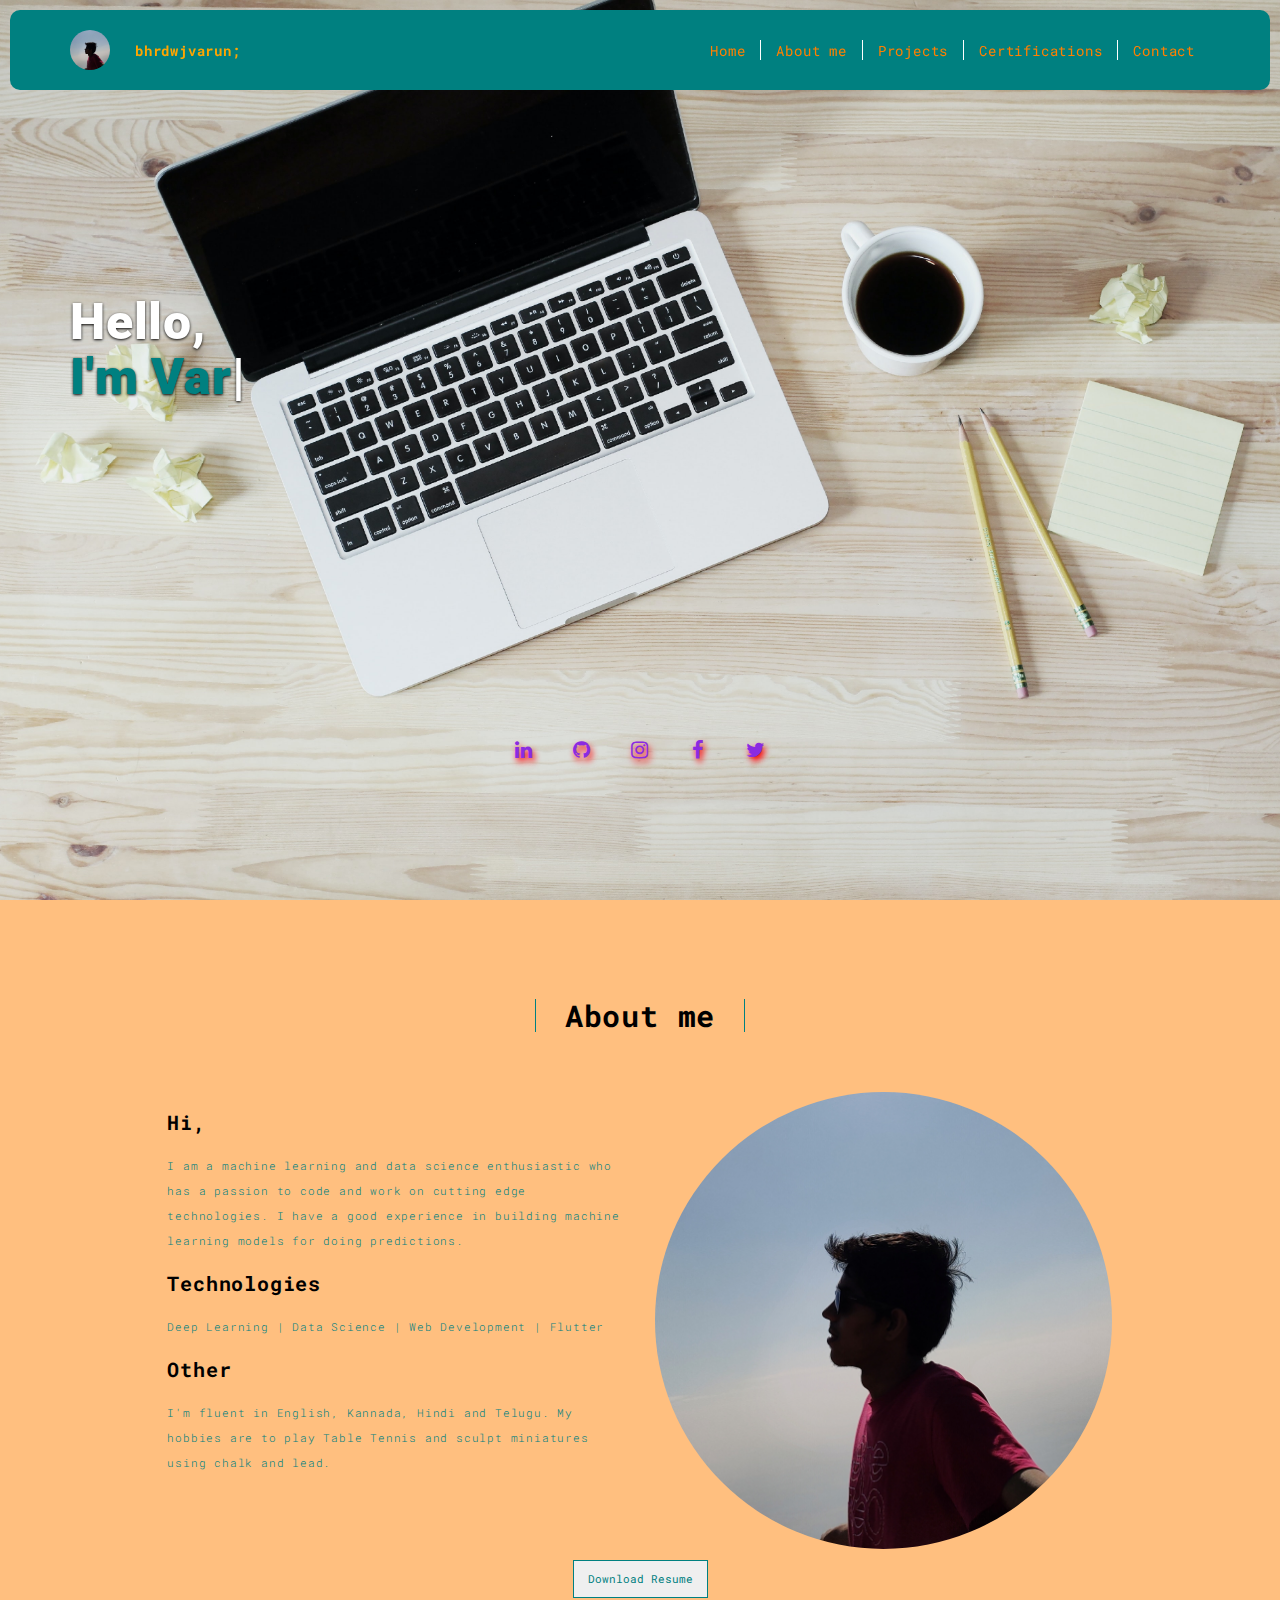
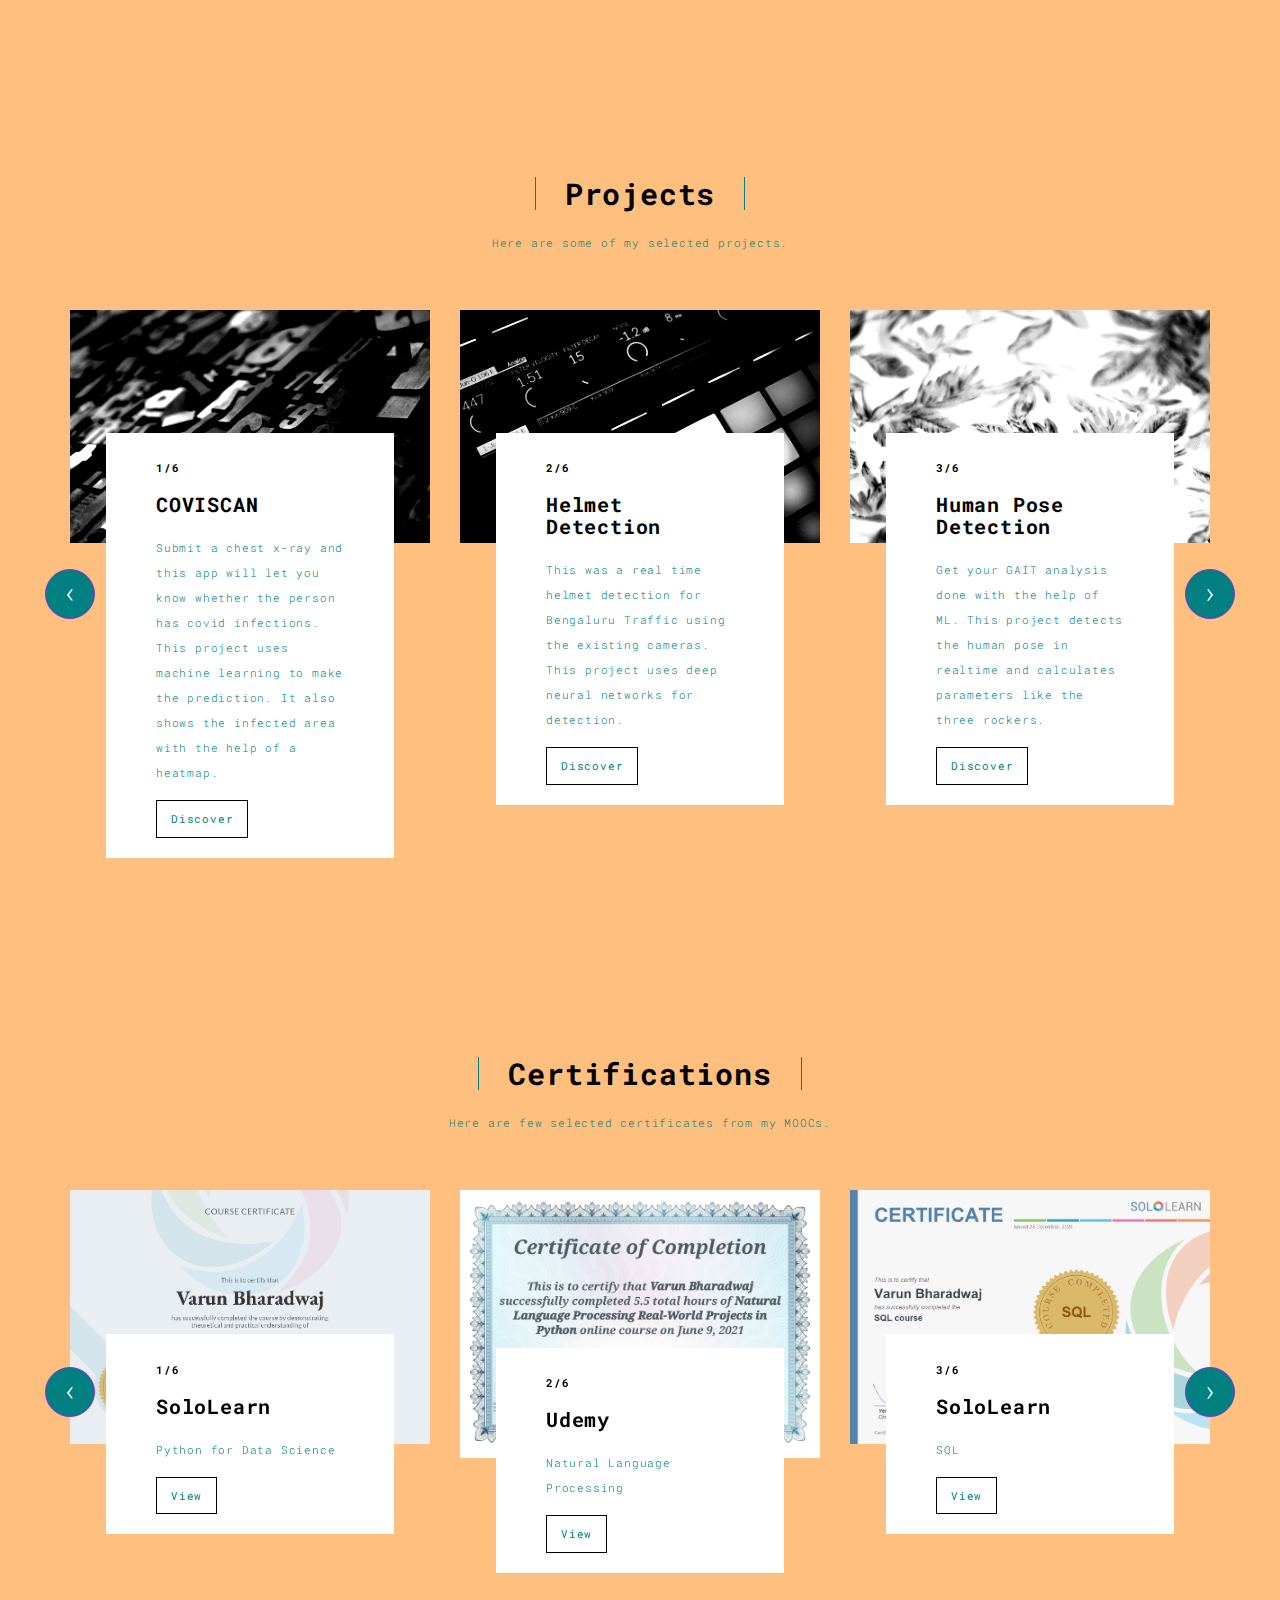
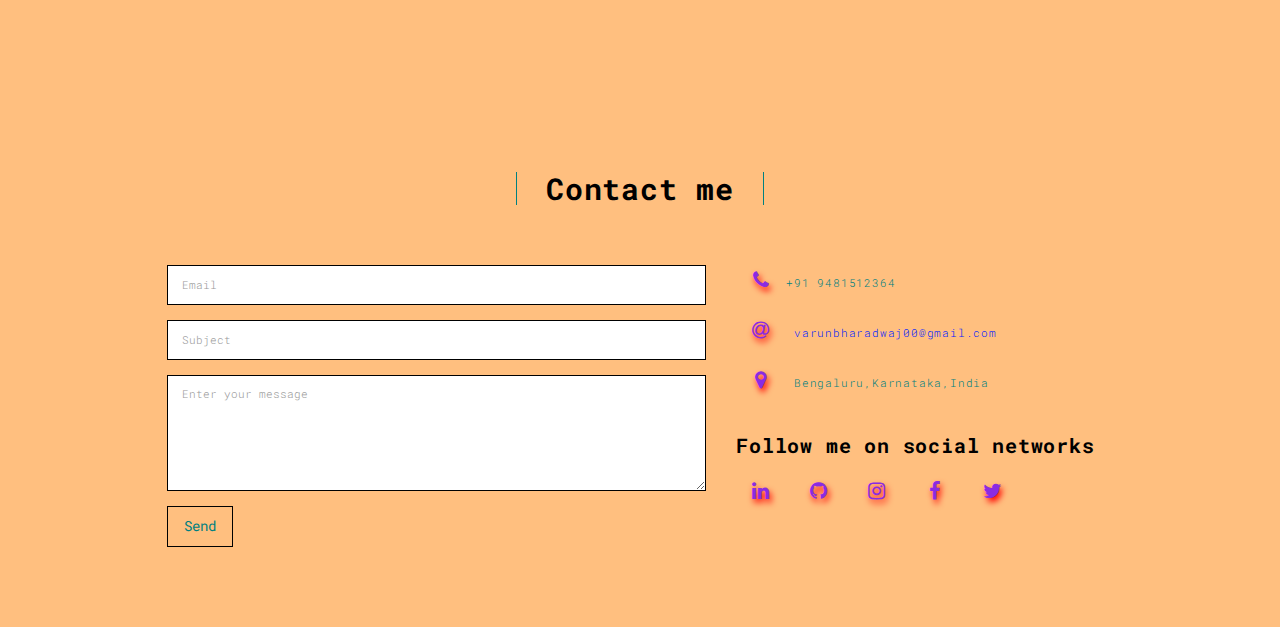
<file: index.html>
<!DOCTYPE html>
<html lang="en">
<head>
  <meta charset="UTF-8">
  <meta content="IE=edge" http-equiv="X-UA-Compatible">
  <meta content="width=device-width,initial-scale=1" name="viewport">
  <meta content="description" name="description">
  <meta name="google" content="notranslate" />
  <meta name="msapplication-tap-highlight" content="no">
  <link rel="apple-touch-icon" sizes="180x180" href="./static/assets/apple-icon-180x180.png">
  <link rel="shortcut icon" href="{{ url_for('static', filename='assets/favicon.ico') }}">
  <title>Varun Bharadwaj</title>  
<link href="static/main.3f6952e4.css" rel="stylesheet">
<style type="text/css" media="screen">
  html{
    /*overflow-y: hidden;*/
  }
  i { 
      color: blueviolet;
      text-shadow: 2px 4px 6px red;
  }
  .fa{
      font-size: 20px;
  }

  .btn-resume{
    color: rgb(0, 128, 128);
    border: 1px solid rgb(0, 128, 128);
  }
  .btn-resume:hover{
    background-color: orange; }


  #myBtn {
  display: none; /* Hidden by default */
  position: fixed; /* Fixed/sticky position */
  bottom: 20px; /* Place the button at the bottom of the page */
  right: 30px; /* Place the button 30px from the right */
  z-index: 99; /* Make sure it does not overlap */
  border: none; /* Remove borders */
  outline: none; /* Remove outline */
  background-color: rgb(0, 128, 128); /* Set a background color */
  color: white; /* Text color */
  cursor: pointer; /* Add a mouse pointer on hover */
  padding: 15px; /* Some padding */
  border-radius: 10px; /* Rounded corners */
  font-size: 18px; /* Increase font size */
}

#myBtn:hover {
  background-color: #555; /* Add a dark-grey background on hover */
}
</style>
</head>
<body class="minimal" style="background-color:RGBA(255, 127, 0, 0.5);">
<header >
  <nav class="navbar navbar-fixed-top navbar-inverse" style="background-color: rgb(0, 128, 128); border-radius: 10px;">
    <div class="container" style="display:flex; justify-content: end; align-items: center;" align="center" >
        <img src="static/assets/images/profil.jpg" style="margin-right:10px;border-radius:50%;" height="40px" width="40px">
        <a class="navbar-brand" href="#home" style="margin:2em auto 2em 0; color: orange; font-weight:bold;" >bhrdwjvarun;</a>
        <button type="button" class="navbar-toggle collapsed " data-toggle="collapse" data-target="#navbar-collapse" aria-expanded="false" style="background-color:rgb(255,255,255,0.5);border-radius:50px;">
          <span class="sr-only">Toggle navigation</span>
          <span class="icon-bar"></span>
          <span class="icon-bar"></span>
          <span class="icon-bar"></span>
        </button>
      <div class="collapse navbar-collapse" id="navbar-collapse" style="background-color:rgb(0, 128, 128);">
        <ul class="nav navbar-nav" >
          <li><a href="#home" title="" >Home</a></li>
          <li><a href="#aboutme" title="" >About me</a></li>
          <li><a href="#projects" title="" >Projects</a></li>
          <li><a href="#certifications" title="" >Certifications</a></li>
          <li><a href="#contactme" title="" >Contact</a></li>
        </ul>
      </div> 
    </div>
  </nav>
</header>
<!-- Add your site or app content here -->
  <div class="hero-full-container background-image-container white-text-container" id="home" style="background-image: url('./static/assets/images/space2.jpg')">
    <div class="container" style="height: 100vh;">
            <div class="text-content" style="margin-top: 4rem; display:flex; flex-direction: column; align-items:flex-start; justify-content: space-around; height:100vh" >
              <h1 style="font-size:5rem; margin-top: 2em;">Hello,<br>
                <span id="typed-strings">
                  <span>I'm Varun Bharadwaj</span>
                  <span>Working as a Freelancer</span>
                </span>
                <span id="typed" style="font-size:5rem; color: rgb(0, 128, 128);"></span>
              </h1>
              <div style="align-self: center;">
                  <a target="_blank" rel="noopener noreferrer" href="http://www.linkedin.com/in/bhrdwjvarun" title="" class="fa-icon">
                    <i class="fa fa-linkedin"></i></a>
                  <a href="https://www.github.com/bhrdwjvarun" target="_blank" rel="noopener noreferrer" title="" class="fa-icon">
                    <i class="fa fa-github"></i></a>
                  <a href="https://www.instagram.com/bhrdwjvarun" title="" class="fa-icon" target="_blank" rel="noopener noreferrer">
                    <i class="fa fa-instagram"></i></a>
                  <a href="http://www.facebook.com/varunbharadwaj00" target="_blank" rel="noopener noreferrer" title="" class="fa-icon">
                    <i class="fa fa-facebook"></i></a>
                  <a href="http://www.twitter.com/bhrdwjvarun24" title="" class="fa-icon" target="_blank" rel="noopener noreferrer">
                    <i class="fa fa-twitter"></i></a>
              </div>
            </div>
          </div>
      </div>

 <button onclick="topFunction()" id="myBtn" title="Go to top"><i class="fa fa-long-arrow-up" style="color: whitesmoke; padding: 2px; text-shadow: none;"></i></button> 

  <div class="section-container" id="aboutme">
    <div class="container">
      <div class="row">
        <div class="col-xs-12">
          <div class="section-container-spacer text-center">
            <h1 class="h2">About me</h1>
          </div>
          
          <div class="row">
            <div class="col-md-10 col-md-offset-1">
              <div class="row">
                <div class="col-xs-12 col-md-6">
                  <h3>Hi,</h3>
                  <p>I am a machine learning and data science enthusiastic who has a passion to code and work on cutting edge technologies. I have a good experience in building machine learning models for doing predictions.</p>
                  <h3>Technologies</h3>
                  <p>Deep Learning | Data Science | Web Development | Flutter </p> 
                  <h3>Other</h3>
                  <p>I'm fluent in English, Kannada, Hindi and Telugu. My hobbies are to play Table Tennis and sculpt miniatures using chalk and lead.</p>
                </div>
                <div class="col-xs-12 col-md-6">
                  <img src="./static/assets/images/profil.jpg" class="img-responsive" alt="" style="border-radius: 50%;">
                </div>
              </div>
            </div>
          </div>
       </div>
      </div>
                <div style="margin-top:1em; display:flex;justify-content: center;">
            <a href="./static/assets/Varun Bharadwaj.pdf"><button class="btn btn-resume">Download Resume</button></a>
          </div>
    </div>
  </div>




    <div class="section-container" id="projects">
  <div class="container">
    <div class="row">
      <div class="col-sm-8 col-sm-offset-2 section-container-spacer">
        <div class="text-center">
          <h1 class="h2">Projects</h1>
          <p>Here are some of my selected projects.</p>
        </div>
      </div>

      <div class="col-md-12">
     
      <div id="myCarousel" class="carousel slide projects-carousel">
        <!-- Carousel items -->
        <div class="carousel-inner">
            <div class="item active">
                <div class="row">
                    <div class="col-sm-4">

                      <a href="" title="" class="black-image-project-hover">
                        <img src="./static/assets/images/work01-hover.jpg" alt="" class="img-responsive">
                      </a>
                      <div class="card-container card-container-lg">
                        <h4>1/6</h4>
                        <h3>COVISCAN</h3>
                        <p>Submit a chest x-ray and this app will let you know whether the person has covid infections. This project uses machine learning to make the prediction. It also shows the infected area with the help of a heatmap.</p>
                        <a href="http://13.233.86.235/" target="_blank" rel="noopener noreferrer" title="" class="btn btn-default" >Discover</a>
                      </div>
                    </div>
                    <div class="col-sm-4">
                      <a href="" title="" class="black-image-project-hover">
                        <img src="./static/assets/images/work02-hover.jpg" alt="" class="img-responsive">
                      </a>
                      <div class="card-container card-container-lg">
                        <h4>2/6</h4>
                        <h3>Helmet Detection</h3>
                        <p>This was a real time helmet detection for Bengaluru Traffic using the existing cameras. This project uses deep neural networks for detection.</p>
                        <a href="" title="" class="btn btn-default">Discover</a>
                      </div>
                    </div>
                    <div class="col-sm-4">
                      <a href="" title="" class="black-image-project-hover">
                        <img src="./static/assets/images/work03-hover.jpg" alt="" class="img-responsive">
                      </a>
                      <div class="card-container card-container-lg">
                        <h4>3/6</h4>
                        <h3>Human Pose Detection</h3>
                        <p>Get your GAIT analysis done with the help of ML. This project detects the human pose in realtime and calculates parameters like the three rockers.</p>
                        <a href="" title="" class="btn btn-default">Discover</a>
                      </div>
                    </div>
                    
                </div>
                <!--/row-->
            </div>
            <!--/item-->
            <div class="item">
                <div class="row">
                  <div class="col-sm-4">
                    <a href="" class="black-image-project-hover">
                      <img src="./static/assets/images/work02-hover.jpg" alt="Image" class="img-responsive">
                    </a>
                    <div class="card-container">
                      <h4>4/6</h4>
                      <h3>FlashChat</h3>
                      <p>A fully functional chatting app developed using the flutter framework for both Android and iOS platforms.</p>
                      <a href="" class="btn btn-default">Discover</a>
                    </div>
                  </div>
                   <div class="col-sm-4">
                      <a href="" class="black-image-project-hover">
                        <img src="./static/assets/images/work01-hover.jpg" alt="Image" class="img-responsive">
                      </a>
                      <div class="card-container">
                        <h4>5/6</h4>
                        <h3>Dog Breed Identifier</h3>
                        <p>Submit an image of your pet and this app will tell you its breed using deep neural networks.</p>
                        <a href="" class="btn btn-default">Discover</a>
                      </div>
                    </div>
                    
                    <div class="col-sm-4">
                      <a href="" class="black-image-project-hover">
                        <img src="./static/assets/images/work03-hover.jpg" alt="Image" class="img-responsive">
                      </a>
                      <div class="card-container">
                        <h4>6/6</h4>
                        <h3>Sentiment Analysis</h3>
                        <p>Given an sentence, the machine will be able to predict the sentiment behind it.</p>
                        <a href="" class="btn btn-default">Discover</a>
                      </div>
                    </div>
                    
                </div>
                <!--/row-->
            </div>
            
            <!--/item-->
        </div>
        <!--/carousel-inner--> 
        <a class="left carousel-control" href="#myCarousel" data-slide="prev">‹</a>
        <a class="right carousel-control" href="#myCarousel" data-slide="next">›</a>
     </div>
    <!--/myCarousel-->
    </div>
    </div>
  </div>
</div>




<!-- CERTIFICATIONS -->
<div class="section-container" id="certifications">
  <div class="container">
    <div class="row">
      <div class="col-sm-8 col-sm-offset-2 section-container-spacer">
        <div class="text-center">
          <h1 class="h2">Certifications</h1>
          <p>Here are few selected certificates from my MOOCs.</p>
        </div>
      </div>

      <div class="col-md-12">
     
      <div id="myCarousel1" class="carousel slide projects-carousel">
        <!-- Carousel items -->
        <div class="carousel-inner">
            <div class="item active">
                <div class="row">
                    <div class="col-sm-4">

                      <a href="" title="" class="">
                        <img src="./static/assets/images/certifications/cert-9638988-1161.png" alt="" class="img-responsive">
                      </a>
                      <div class="card-container card-container-lg">
                        <h4>1/6</h4>
                        <h3>SoloLearn</h3>
                        <p>Python for Data Science</p>
                        <a href="" title="" class="btn btn-default">View</a>
                      </div>
                    </div>
                    <div class="col-sm-4">
                      <a href="" title="" class="">
                        <img src="./static/assets/images/certifications/UC-8a8dac59-5376-4168-83c3-afe0177fb9fe.jpg" alt="" class="img-responsive">
                      </a>
                      <div class="card-container card-container-lg">
                        <h4>2/6</h4>
                        <h3>Udemy</h3>
                        <p>Natural Language Processing</p>
                        <a href="" title="" class="btn btn-default">View</a>
                      </div>
                    </div>
                    <div class="col-sm-4">
                      <a href="" title="" class="">
                        <img src="./static/assets/images/certifications/cert-1060-9638988.jpg" alt="" class="img-responsive">
                      </a>
                      <div class="card-container card-container-lg">
                        <h4>3/6</h4>
                        <h3>SoloLearn</h3>
                        <p>SQL</p>
                        <a href="" title="" class="btn btn-default">View</a>
                      </div>
                    </div>
                    
                </div>
                <!--/row-->
            </div>
            <!--/item-->
            <div class="item">
                <div class="row">
                  <div class="col-sm-4">
                    <a href="" class="">
                      <img src="./static/assets/images/certifications/cert-1097-9638988.jpg" alt="Image" class="img-responsive">
                    </a>
                    <div class="card-container">
                      <h4>4/6</h4>
                      <h3>SoloLearn</h3>
                      <p>React and Redux</p>
                      <a href="" class="btn btn-default">View</a>
                    </div>
                  </div>
                   <div class="col-sm-4">
                      <a href="" class="">
                        <img src="./static/assets/images/certifications/UC-d5be669c-8494-47b4-98d8-11c2d414c754.jpg" alt="Image" class="img-responsive">
                      </a>
                      <div class="card-container">
                        <h4>5/6</h4>
                        <h3>Udemy</h3>
                        <p>Python & Flask</p>
                        <a href="" class="btn btn-default">View</a>
                      </div>
                    </div>
                    
                    <div class="col-sm-4">
                      <a href="" class="">
                        <img src="./static/assets/images/certifications/AN6DKF57D6.png" alt="Image" class="img-responsive">
                      </a>
                      <div class="card-container">
                        <h4>6/6</h4>
                        <h3>The Sparks Foundation</h3>
                        <p>Internship Certificate</p>
                        <a href="" class="btn btn-default">View</a>
                      </div>
                    </div>
                </div>
                <!--/row-->
            </div> 
            <!--/item-->
        </div>
        <!--/carousel-inner--> 
        <a class="left carousel-control" href="#myCarousel1" data-slide="prev">‹</a>
        <a class="right carousel-control" href="#myCarousel1" data-slide="next">›</a>
     </div>
    <!--/myCarousel-->
    </div>
    </div>
  </div>
</div>



      
<div class="section-container" id="contactme">
    <div class="container">
      <div class="row">
        <div class="col-xs-12">
          <div class="section-container-spacer text-center">
            <h1 class="h2">Contact me</h1>
          </div>
          
          <div class="row">
            <div class="col-md-10 col-md-offset-1">
               <form action="submit_form" method="post" class="reveal-content">
                  <div class="row">
                    <div class="col-md-7">
                      <div class="form-group">
                        <input name="email" type="email" class="form-control" id="email" placeholder="Email">
                      </div>
                      <div class="form-group">
                        <input name="subject" type="text" class="form-control" id="subject" placeholder="Subject">
                      </div>
                      <div class="form-group">
                        <textarea name="message" class="form-control" rows="5" placeholder="Enter your message"></textarea>
                      </div>
                      <button type="submit" class="btn btn-default btn-lg">Send</button>
                    </div>
                    <div class="col-md-5 address-container">
                      <ul class="list-unstyled">
                        <li>
                          <span class="fa-icon">
                            <i class="fa fa-phone" aria-hidden="true"></i>
                          </span>+91 9481512364
                        </li>
                        <li>
                          <span class="fa-icon">
                            <i class="fa fa-at" aria-hidden="true"></i>
                          </span>
                          <a href="mailto:varunbharadwaj00@gmail.com">varunbharadwaj00@gmail.com</a>
                        </li>
                        <li>
                          <span class="fa-icon">
                            <i class="fa fa fa-map-marker" aria-hidden="true"></i>
                          </span>
                          Bengaluru,Karnataka,India
                        </li>
                      </ul>
                      <h3>Follow me on social networks</h3>
                      <a target="_blank" rel="noopener noreferrer" href="http://www.linkedin.com/in/bhrdwjvarun" title="" class="fa-icon">
                    <i class="fa fa-linkedin"></i>
                  </a>
                  <a href="https://www.github.com/bhrdwjvarun" target="_blank" rel="noopener noreferrer" title="" class="fa-icon">
                    <i class="fa fa-github"></i>
                  </a>
                  <a href="https://www.instagram.com/bhrdwjvarun" title="" class="fa-icon" target="_blank" rel="noopener noreferrer">
                    <i class="fa fa-instagram"></i>
                  </a>
                  <a href="http://www.facebook.com/varunbharadwaj00" target="_blank" rel="noopener noreferrer" title="" class="fa-icon">
                    <i class="fa fa-facebook"></i>
                  </a>
                  <a href="http://www.twitter.com/bhrdwjvarun24" title="" class="fa-icon" target="_blank" rel="noopener noreferrer">
                    <i class="fa fa-twitter"></i>
                  </a>
                    </div>
                  </div>
                </form>
            </div>

          </div>
         
       </div>
      </div>
    </div>
  </div>



<script>
  document.addEventListener("DOMContentLoaded", function (event) {
     type();
     // movingBackgroundImage();
  });
</script>
<script type="text/javascript" src="./static/main.70a66962.js"></script>
</body>
</html>
</file>
<file: static/main.3f6952e4.css>
@import url(https://fonts.googleapis.com/css?family=Roboto:900|Roboto+Mono:300,400,700);

@import url(https://maxcdn.bootstrapcdn.com/font-awesome/4.7.0/css/font-awesome.min.css);

html{
    font-family:sans-serif;
    -ms-text-size-adjust:100%;
-webkit-text-size-adjust:100%
}

body{
    margin:0
}

article,aside,details,figcaption,figure,footer,header,hgroup,main,menu,nav,section,summary{
    display:block
}

audio,canvas,progress,video{
    display:inline-block;
    vertical-align:baseline
}
    audio:not([controls]){
        display:none;
    height:0
}
    [hidden],template{
        display:none
    }
    a{
        background-color:transparent
    }
    a:active,a:hover{
        outline:0
    }
    abbr[title]{
        border-bottom:1px dotted
    }
    b,strong{
        font-weight:700
    }
    dfn{
        font-style:italic
    }
    h1{
        font-size:2em;
    margin:.67em 0
}
    mark{
        background:#ff0;
    color:#000
}
    small{
        font-size:80%
    }
    sub,sup{
        font-size:75%;
    line-height:0;
position:relative;
vertical-align:baseline
}
sup{
    top:-.5em
}
sub{
    bottom:-.25em
}
img{
    border:0
}
svg:not(:root){
    overflow:hidden
}
figure{
    margin:1em 40px
}
hr{
    box-sizing:content-box;
    height:0
}
    pre{
        overflow:auto
    }
    code,kbd,pre,samp{
        font-family:monospace,monospace;
    font-size:1em
}
    button,input,optgroup,select,textarea{
        color:inherit;
    font:inherit;
margin:0
}
button{
    overflow:visible
}
button,select{
    text-transform:none
}
button,html input[type=button],input[type=reset],input[type=submit]{
    -webkit-appearance:button;
    cursor:pointer
}
    button[disabled],html input[disabled]{
        cursor:default
    }
    button::-moz-focus-inner,input::-moz-focus-inner{
        border:0;
    padding:0
}
    input{
        line-height:normal
    }
    input[type=checkbox],input[type=radio]{
        box-sizing:border-box;
    padding:0
}
    input[type=number]::-webkit-inner-spin-button,input[type=number]::-webkit-outer-spin-button{
        height:auto
    }
    input[type=search]{
        -webkit-appearance:textfield;
    box-sizing:content-box
}
    input[type=search]::-webkit-search-cancel-button,input[type=search]::-webkit-search-decoration{
        -webkit-appearance:none
    }
    fieldset{
        border:1px solid silver;
    margin:0 2px;
padding:.35em .625em .75em
}
textarea{
    overflow:auto
}
optgroup{
    font-weight:700
}
table{
    border-collapse:collapse;
    border-spacing:0
}
    td,th{
        padding:0
    }


/*! Source: https://github.com/h5bp/html5-boilerplate/blob/master/src/css/main.css */
@media print{
    *,:after,:before{
    background:transparent!important;
    color:#000!important;
box-shadow:none!important;
text-shadow:none!important
}
a,a:visited{
    text-decoration:underline
}
a[href]:after{
    content:" (" attr(href) ")"
}
abbr[title]:after{
    content:" (" attr(title) ")"
}
a[href^="#"]:after,a[href^="javascript:"]:after{
    content:""
}
blockquote,pre{
    border:1px solid #999;
    page-break-inside:avoid
}
    thead{
        display:table-header-group
    }
    img,tr{
        page-break-inside:avoid
    }
    img{
        max-width:100%!important
    }
    h2,h3,p{
        orphans:3;
    widows:3
}
    h2,h3{
        page-break-after:avoid
    }
    .navbar{
        display:none
    }
    .btn>.caret,.dropup>.btn>.caret{
        border-top-color:#000!important
    }
    .label{
        border:1px solid #000
    }
    .table{
        border-collapse:collapse!important
    }
    .table td,.table th{
        background-color:#fff!important
    }
    .table-bordered td,.table-bordered th{
        border:1px solid #ddd!important
    }

}
    *,:after,:before{
        -webkit-box-sizing:border-box;
    -moz-box-sizing:border-box;
box-sizing:border-box
}
html{
    font-size:10px;
    -webkit-tap-highlight-color:transparent
}
    body{
        font-family:Roboto Mono,Helvetica,Arial,sans-serif;
    font-size:11px;
line-height:1.78;
color:rgb(0, 128, 128);
background-color:#fff
}
button,input,select,textarea{
    font-family:inherit;
    font-size:inherit;
line-height:inherit
}
a{
    color:#001aff;
    text-decoration:none
}
    a:focus,a:hover{
        color:#0012b3;
    text-decoration:underline
}
    a:focus{
        outline:5px auto -webkit-focus-ring-color;
    outline-offset:-2px
}
    figure{
        margin:0
    }
    img{
        vertical-align:middle
    }
    .img-responsive{
        display:block;
    max-width:100%;
height:auto
}
.img-rounded{
    border-radius:0
}
.img-thumbnail{
    padding:4px;
    line-height:1.78;
background-color:#fff;
border:1px solid #ddd;
border-radius:0;
-webkit-transition:all .2s ease-in-out;
-o-transition:all .2s ease-in-out;
transition:all .2s ease-in-out;
display:inline-block;
max-width:100%;
height:auto
}
.img-circle{
    border-radius:50%
}
hr{
    margin-top:19px;
    margin-bottom:19px;
border:0;
border-top:1px solid #eee
}
.sr-only{
    position:absolute;
    width:1px;
height:1px;
margin:-1px;
padding:0;
overflow:hidden;
clip:rect(0,0,0,0);
border:0
}
.sr-only-focusable:active,.sr-only-focusable:focus{
    position:static;
    width:auto;
height:auto;
margin:0;
overflow:visible;
clip:auto
}
[role=button]{
    cursor:pointer
}
.h1,.h2,.h3,.h4,.h5,.h6,h1,h2,h3,h4,h5,h6{
    font-family:Roboto Mono,Helvetica,Arial,sans-serif;
    font-weight:700;
line-height:1.1;
color:#000
}
.h1 .small,.h1 small,.h2 .small,.h2 small,.h3 .small,.h3 small,.h4 .small,.h4 small,.h5 .small,.h5 small,.h6 .small,.h6 small,h1 .small,h1 small,h2 .small,h2 small,h3 .small,h3 small,h4 .small,h4 small,h5 .small,h5 small,h6 .small,h6 small{
    font-weight:400;
    line-height:1;
color:#777
}
.h1,.h2,.h3,h1,h2,h3{
    margin-top:19px;
    margin-bottom:9.5px
}
    .h1 .small,.h1 small,.h2 .small,.h2 small,.h3 .small,.h3 small,h1 .small,h1 small,h2 .small,h2 small,h3 .small,h3 small{
        font-size:65%
    }
    .h4,.h5,.h6,h4,h5,h6{
        margin-top:9.5px;
    margin-bottom:9.5px
}
    .h4 .small,.h4 small,.h5 .small,.h5 small,.h6 .small,.h6 small,h4 .small,h4 small,h5 .small,h5 small,h6 .small,h6 small{
        font-size:75%
    }
    .h1,h1{
        font-size:70px
    }
    .h2,h2{
        font-size:30px
    }
    .h3,h3{
        font-size:20px
    }
    .h4,.h5,h4,h5{
        font-size:11px
    }
    .h6,h6{
        font-size:10px
    }
    p{
        margin:0 0 9.5px
    }
    .lead{
        margin-bottom:19px;
    font-size:12px;
font-weight:300;
line-height:1.4
}
@media (min-width:768px){
    .lead{
    font-size:16.5px
}

}
.small,small{
    font-size:90%
}
.mark,mark{
    background-color:#fcf8e3;
    padding:.2em
}
    .text-left{
        text-align:left
    }
    .text-right{
        text-align:right
    }
    .text-center{
        text-align:center
    }
    .text-justify{
        text-align:justify
    }
    .text-nowrap{
        white-space:nowrap
    }
    .text-lowercase{
        text-transform:lowercase
    }
    .initialism,.text-uppercase{
        text-transform:uppercase
    }
    .text-capitalize{
        text-transform:capitalize
    }
    .text-muted{
        color:#777
    }
    .text-primary{
        color:#001aff
    }
    a.text-primary:focus,a.text-primary:hover{
        color:#0015cc
    }
    .text-success{
        color:#fff
    }
    a.text-success:focus,a.text-success:hover{
        color:#e6e6e6
    }
    .text-info{
        color:#31708f
    }
    a.text-info:focus,a.text-info:hover{
        color:#245269
    }
    .text-warning{
        color:#8a6d3b
    }
    a.text-warning:focus,a.text-warning:hover{
        color:#66512c
    }
    .text-danger{
        color:#fff
    }
    a.text-danger:focus,a.text-danger:hover{
        color:#e6e6e6
    }
    .bg-primary{
        color:#fff;
    background-color:#001aff
}
    a.bg-primary:focus,a.bg-primary:hover{
        background-color:#0015cc
    }
    .bg-success,a.bg-success:focus,a.bg-success:hover{
        background-color:#000
    }
    .bg-info{
        background-color:#d9edf7
    }
    a.bg-info:focus,a.bg-info:hover{
        background-color:#afd9ee
    }
    .bg-warning{
        background-color:#fcf8e3
    }
    a.bg-warning:focus,a.bg-warning:hover{
        background-color:#f7ecb5
    }
    .bg-danger{
        background-color:red
    }
    a.bg-danger:focus,a.bg-danger:hover{
        background-color:#c00
    }
    .page-header{
        padding-bottom:8.5px;
    margin:38px 0 19px;
border-bottom:1px solid #eee
}
ol,ul{
    margin-top:0;
    margin-bottom:9.5px
}
    ol ol,ol ul,ul ol,ul ul{
        margin-bottom:0
    }
    .list-inline,.list-unstyled{
        padding-left:0;
    list-style:none
}
    .list-inline{
        margin-left:-5px
    }
    .list-inline>li{
        display:inline-block;
    padding-left:5px;
padding-right:5px
}
dl{
    margin-top:0;
    margin-bottom:19px
}
    dd,dt{
        line-height:1.78
    }
    dt{
        font-weight:700
    }
    dd{
        margin-left:0
    }
    .dl-horizontal dd:after,.dl-horizontal dd:before{
        content:" ";
display:table
}
.dl-horizontal dd:after{
    clear:both
}
@media (min-width:768px){
    .dl-horizontal dt{
    float:left;
    width:160px;
clear:left;
text-align:right;
overflow:hidden;
text-overflow:ellipsis;
white-space:nowrap
}
.dl-horizontal dd{
    margin-left:180px
}

}
abbr[data-original-title],abbr[title]{
    cursor:help;
    border-bottom:1px dotted #777
}
    .initialism{
        font-size:90%
    }
    blockquote{
        padding:9.5px 19px;
    margin:0 0 19px;
font-size:13.75px;
border-left:5px solid #eee
}
blockquote ol:last-child,blockquote p:last-child,blockquote ul:last-child{
    margin-bottom:0
}
blockquote .small,blockquote footer,blockquote small{
    display:block;
    font-size:80%;
line-height:1.78;
color:#777
}
blockquote .small:before,blockquote footer:before,blockquote small:before{
    content:"\2014   \A0"
}
.blockquote-reverse,blockquote.pull-right{
    padding-right:15px;
    padding-left:0;
border-right:5px solid #eee;
border-left:0;
text-align:right
}
.blockquote-reverse .small:before,.blockquote-reverse footer:before,.blockquote-reverse small:before,blockquote.pull-right .small:before,blockquote.pull-right footer:before,blockquote.pull-right small:before{
    content:""
}
.blockquote-reverse .small:after,.blockquote-reverse footer:after,.blockquote-reverse small:after,blockquote.pull-right .small:after,blockquote.pull-right footer:after,blockquote.pull-right small:after{
    content:"\A0   \2014"
}
address{
    margin-bottom:19px;
    font-style:normal;
line-height:1.78
}
code,kbd,pre,samp{
    font-family:Menlo,Monaco,Consolas,Courier New,monospace
}
code{
    color:#c7254e;
    background-color:#f9f2f4
}
    code,kbd{
        padding:2px 4px;
    font-size:90%;
border-radius:0
}
kbd{
    color:#fff;
    background-color:#333;
box-shadow:inset 0 -1px 0 rgba(0,0,0,.25)
}
kbd kbd{
    padding:0;
    font-size:100%;
font-weight:700;
box-shadow:none
}
pre{
    display:block;
    padding:9px;
margin:0 0 9.5px;
font-size:10px;
line-height:1.78;
word-break:break-all;
word-wrap:break-word;
color:#333;
background-color:#f5f5f5;
border:1px solid #ccc;
border-radius:0
}
pre code{
    padding:0;
    font-size:inherit;
color:inherit;
white-space:pre-wrap;
background-color:transparent;
border-radius:0
}
.pre-scrollable{
    max-height:340px;
    overflow-y:scroll
}
    .container{
        margin-right:auto;
    margin-left:auto;
padding-left:15px;
padding-right:15px
}
.container:after,.container:before{
    content:" ";
display:table
}
.container:after{
    clear:both
}
@media (min-width:768px){
    .container{
    width:750px
}

}
@media (min-width:992px){
    .container{
    width:970px
}

}
@media (min-width:1200px){
    .container{
    width:1170px
}

}
.container-fluid{
    margin-right:auto;
    margin-left:auto;
padding-left:15px;
padding-right:15px
}
.container-fluid:after,.container-fluid:before{
    content:" ";
display:table
}
.container-fluid:after{
    clear:both
}
.row{
    margin-left:-15px;
    margin-right:-15px
}
    .row:after,.row:before{
        content:" ";
display:table
}
.row:after{
    clear:both
}
.col-lg-1,.col-lg-2,.col-lg-3,.col-lg-4,.col-lg-5,.col-lg-6,.col-lg-7,.col-lg-8,.col-lg-9,.col-lg-10,.col-lg-11,.col-lg-12,.col-md-1,.col-md-2,.col-md-3,.col-md-4,.col-md-5,.col-md-6,.col-md-7,.col-md-8,.col-md-9,.col-md-10,.col-md-11,.col-md-12,.col-sm-1,.col-sm-2,.col-sm-3,.col-sm-4,.col-sm-5,.col-sm-6,.col-sm-7,.col-sm-8,.col-sm-9,.col-sm-10,.col-sm-11,.col-sm-12,.col-xs-1,.col-xs-2,.col-xs-3,.col-xs-4,.col-xs-5,.col-xs-6,.col-xs-7,.col-xs-8,.col-xs-9,.col-xs-10,.col-xs-11,.col-xs-12{
    position:relative;
    min-height:1px;
padding-left:15px;
padding-right:15px
}
.col-xs-1,.col-xs-2,.col-xs-3,.col-xs-4,.col-xs-5,.col-xs-6,.col-xs-7,.col-xs-8,.col-xs-9,.col-xs-10,.col-xs-11,.col-xs-12{
    float:left
}
.col-xs-1{
    width:8.33333%
}
.col-xs-2{
    width:16.66667%
}
.col-xs-3{
    width:25%
}
.col-xs-4{
    width:33.33333%
}
.col-xs-5{
    width:41.66667%
}
.col-xs-6{
    width:50%
}
.col-xs-7{
    width:58.33333%
}
.col-xs-8{
    width:66.66667%
}
.col-xs-9{
    width:75%
}
.col-xs-10{
    width:83.33333%
}
.col-xs-11{
    width:91.66667%
}
.col-xs-12{
    width:100%
}
.col-xs-pull-0{
    right:auto
}
.col-xs-pull-1{
    right:8.33333%
}
.col-xs-pull-2{
    right:16.66667%
}
.col-xs-pull-3{
    right:25%
}
.col-xs-pull-4{
    right:33.33333%
}
.col-xs-pull-5{
    right:41.66667%
}
.col-xs-pull-6{
    right:50%
}
.col-xs-pull-7{
    right:58.33333%
}
.col-xs-pull-8{
    right:66.66667%
}
.col-xs-pull-9{
    right:75%
}
.col-xs-pull-10{
    right:83.33333%
}
.col-xs-pull-11{
    right:91.66667%
}
.col-xs-pull-12{
    right:100%
}
.col-xs-push-0{
    left:auto
}
.col-xs-push-1{
    left:8.33333%
}
.col-xs-push-2{
    left:16.66667%
}
.col-xs-push-3{
    left:25%
}
.col-xs-push-4{
    left:33.33333%
}
.col-xs-push-5{
    left:41.66667%
}
.col-xs-push-6{
    left:50%
}
.col-xs-push-7{
    left:58.33333%
}
.col-xs-push-8{
    left:66.66667%
}
.col-xs-push-9{
    left:75%
}
.col-xs-push-10{
    left:83.33333%
}
.col-xs-push-11{
    left:91.66667%
}
.col-xs-push-12{
    left:100%
}
.col-xs-offset-0{
    margin-left:0
}
.col-xs-offset-1{
    margin-left:8.33333%
}
.col-xs-offset-2{
    margin-left:16.66667%
}
.col-xs-offset-3{
    margin-left:25%
}
.col-xs-offset-4{
    margin-left:33.33333%
}
.col-xs-offset-5{
    margin-left:41.66667%
}
.col-xs-offset-6{
    margin-left:50%
}
.col-xs-offset-7{
    margin-left:58.33333%
}
.col-xs-offset-8{
    margin-left:66.66667%
}
.col-xs-offset-9{
    margin-left:75%
}
.col-xs-offset-10{
    margin-left:83.33333%
}
.col-xs-offset-11{
    margin-left:91.66667%
}
.col-xs-offset-12{
    margin-left:100%
}
@media (min-width:768px){
    .col-sm-1,.col-sm-2,.col-sm-3,.col-sm-4,.col-sm-5,.col-sm-6,.col-sm-7,.col-sm-8,.col-sm-9,.col-sm-10,.col-sm-11,.col-sm-12{
    float:left
}
.col-sm-1{
    width:8.33333%
}
.col-sm-2{
    width:16.66667%
}
.col-sm-3{
    width:25%
}
.col-sm-4{
    width:33.33333%
}
.col-sm-5{
    width:41.66667%
}
.col-sm-6{
    width:50%
}
.col-sm-7{
    width:58.33333%
}
.col-sm-8{
    width:66.66667%
}
.col-sm-9{
    width:75%
}
.col-sm-10{
    width:83.33333%
}
.col-sm-11{
    width:91.66667%
}
.col-sm-12{
    width:100%
}
.col-sm-pull-0{
    right:auto
}
.col-sm-pull-1{
    right:8.33333%
}
.col-sm-pull-2{
    right:16.66667%
}
.col-sm-pull-3{
    right:25%
}
.col-sm-pull-4{
    right:33.33333%
}
.col-sm-pull-5{
    right:41.66667%
}
.col-sm-pull-6{
    right:50%
}
.col-sm-pull-7{
    right:58.33333%
}
.col-sm-pull-8{
    right:66.66667%
}
.col-sm-pull-9{
    right:75%
}
.col-sm-pull-10{
    right:83.33333%
}
.col-sm-pull-11{
    right:91.66667%
}
.col-sm-pull-12{
    right:100%
}
.col-sm-push-0{
    left:auto
}
.col-sm-push-1{
    left:8.33333%
}
.col-sm-push-2{
    left:16.66667%
}
.col-sm-push-3{
    left:25%
}
.col-sm-push-4{
    left:33.33333%
}
.col-sm-push-5{
    left:41.66667%
}
.col-sm-push-6{
    left:50%
}
.col-sm-push-7{
    left:58.33333%
}
.col-sm-push-8{
    left:66.66667%
}
.col-sm-push-9{
    left:75%
}
.col-sm-push-10{
    left:83.33333%
}
.col-sm-push-11{
    left:91.66667%
}
.col-sm-push-12{
    left:100%
}
.col-sm-offset-0{
    margin-left:0
}
.col-sm-offset-1{
    margin-left:8.33333%
}
.col-sm-offset-2{
    margin-left:16.66667%
}
.col-sm-offset-3{
    margin-left:25%
}
.col-sm-offset-4{
    margin-left:33.33333%
}
.col-sm-offset-5{
    margin-left:41.66667%
}
.col-sm-offset-6{
    margin-left:50%
}
.col-sm-offset-7{
    margin-left:58.33333%
}
.col-sm-offset-8{
    margin-left:66.66667%
}
.col-sm-offset-9{
    margin-left:75%
}
.col-sm-offset-10{
    margin-left:83.33333%
}
.col-sm-offset-11{
    margin-left:91.66667%
}
.col-sm-offset-12{
    margin-left:100%
}

}
@media (min-width:992px){
    .col-md-1,.col-md-2,.col-md-3,.col-md-4,.col-md-5,.col-md-6,.col-md-7,.col-md-8,.col-md-9,.col-md-10,.col-md-11,.col-md-12{
    float:left
}
.col-md-1{
    width:8.33333%
}
.col-md-2{
    width:16.66667%
}
.col-md-3{
    width:25%
}
.col-md-4{
    width:33.33333%
}
.col-md-5{
    width:41.66667%
}
.col-md-6{
    width:50%
}
.col-md-7{
    width:58.33333%
}
.col-md-8{
    width:66.66667%
}
.col-md-9{
    width:75%
}
.col-md-10{
    width:83.33333%
}
.col-md-11{
    width:91.66667%
}
.col-md-12{
    width:100%
}
.col-md-pull-0{
    right:auto
}
.col-md-pull-1{
    right:8.33333%
}
.col-md-pull-2{
    right:16.66667%
}
.col-md-pull-3{
    right:25%
}
.col-md-pull-4{
    right:33.33333%
}
.col-md-pull-5{
    right:41.66667%
}
.col-md-pull-6{
    right:50%
}
.col-md-pull-7{
    right:58.33333%
}
.col-md-pull-8{
    right:66.66667%
}
.col-md-pull-9{
    right:75%
}
.col-md-pull-10{
    right:83.33333%
}
.col-md-pull-11{
    right:91.66667%
}
.col-md-pull-12{
    right:100%
}
.col-md-push-0{
    left:auto
}
.col-md-push-1{
    left:8.33333%
}
.col-md-push-2{
    left:16.66667%
}
.col-md-push-3{
    left:25%
}
.col-md-push-4{
    left:33.33333%
}
.col-md-push-5{
    left:41.66667%
}
.col-md-push-6{
    left:50%
}
.col-md-push-7{
    left:58.33333%
}
.col-md-push-8{
    left:66.66667%
}
.col-md-push-9{
    left:75%
}
.col-md-push-10{
    left:83.33333%
}
.col-md-push-11{
    left:91.66667%
}
.col-md-push-12{
    left:100%
}
.col-md-offset-0{
    margin-left:0
}
.col-md-offset-1{
    margin-left:8.33333%
}
.col-md-offset-2{
    margin-left:16.66667%
}
.col-md-offset-3{
    margin-left:25%
}
.col-md-offset-4{
    margin-left:33.33333%
}
.col-md-offset-5{
    margin-left:41.66667%
}
.col-md-offset-6{
    margin-left:50%
}
.col-md-offset-7{
    margin-left:58.33333%
}
.col-md-offset-8{
    margin-left:66.66667%
}
.col-md-offset-9{
    margin-left:75%
}
.col-md-offset-10{
    margin-left:83.33333%
}
.col-md-offset-11{
    margin-left:91.66667%
}
.col-md-offset-12{
    margin-left:100%
}

}
@media (min-width:1200px){
    .col-lg-1,.col-lg-2,.col-lg-3,.col-lg-4,.col-lg-5,.col-lg-6,.col-lg-7,.col-lg-8,.col-lg-9,.col-lg-10,.col-lg-11,.col-lg-12{
    float:left
}
.col-lg-1{
    width:8.33333%
}
.col-lg-2{
    width:16.66667%
}
.col-lg-3{
    width:25%
}
.col-lg-4{
    width:33.33333%
}
.col-lg-5{
    width:41.66667%
}
.col-lg-6{
    width:50%
}
.col-lg-7{
    width:58.33333%
}
.col-lg-8{
    width:66.66667%
}
.col-lg-9{
    width:75%
}
.col-lg-10{
    width:83.33333%
}
.col-lg-11{
    width:91.66667%
}
.col-lg-12{
    width:100%
}
.col-lg-pull-0{
    right:auto
}
.col-lg-pull-1{
    right:8.33333%
}
.col-lg-pull-2{
    right:16.66667%
}
.col-lg-pull-3{
    right:25%
}
.col-lg-pull-4{
    right:33.33333%
}
.col-lg-pull-5{
    right:41.66667%
}
.col-lg-pull-6{
    right:50%
}
.col-lg-pull-7{
    right:58.33333%
}
.col-lg-pull-8{
    right:66.66667%
}
.col-lg-pull-9{
    right:75%
}
.col-lg-pull-10{
    right:83.33333%
}
.col-lg-pull-11{
    right:91.66667%
}
.col-lg-pull-12{
    right:100%
}
.col-lg-push-0{
    left:auto
}
.col-lg-push-1{
    left:8.33333%
}
.col-lg-push-2{
    left:16.66667%
}
.col-lg-push-3{
    left:25%
}
.col-lg-push-4{
    left:33.33333%
}
.col-lg-push-5{
    left:41.66667%
}
.col-lg-push-6{
    left:50%
}
.col-lg-push-7{
    left:58.33333%
}
.col-lg-push-8{
    left:66.66667%
}
.col-lg-push-9{
    left:75%
}
.col-lg-push-10{
    left:83.33333%
}
.col-lg-push-11{
    left:91.66667%
}
.col-lg-push-12{
    left:100%
}
.col-lg-offset-0{
    margin-left:0
}
.col-lg-offset-1{
    margin-left:8.33333%
}
.col-lg-offset-2{
    margin-left:16.66667%
}
.col-lg-offset-3{
    margin-left:25%
}
.col-lg-offset-4{
    margin-left:33.33333%
}
.col-lg-offset-5{
    margin-left:41.66667%
}
.col-lg-offset-6{
    margin-left:50%
}
.col-lg-offset-7{
    margin-left:58.33333%
}
.col-lg-offset-8{
    margin-left:66.66667%
}
.col-lg-offset-9{
    margin-left:75%
}
.col-lg-offset-10{
    margin-left:83.33333%
}
.col-lg-offset-11{
    margin-left:91.66667%
}
.col-lg-offset-12{
    margin-left:100%
}

}
table{
    background-color:transparent
}
caption{
    padding-top:8px;
    padding-bottom:8px;
color:#777
}
caption,th{
    text-align:left
}
.table{
    width:100%;
    max-width:100%;
margin-bottom:19px
}
.table>tbody>tr>td,.table>tbody>tr>th,.table>tfoot>tr>td,.table>tfoot>tr>th,.table>thead>tr>td,.table>thead>tr>th{
    padding:8px;
    line-height:1.78;
vertical-align:top;
border-top:1px solid #ddd
}
.table>thead>tr>th{
    vertical-align:bottom;
    border-bottom:2px solid #ddd
}
    .table>caption+thead>tr:first-child>td,.table>caption+thead>tr:first-child>th,.table>colgroup+thead>tr:first-child>td,.table>colgroup+thead>tr:first-child>th,.table>thead:first-child>tr:first-child>td,.table>thead:first-child>tr:first-child>th{
        border-top:0
    }
    .table>tbody+tbody{
        border-top:2px solid #ddd
    }
    .table .table{
        background-color:#fff
    }
    .table-condensed>tbody>tr>td,.table-condensed>tbody>tr>th,.table-condensed>tfoot>tr>td,.table-condensed>tfoot>tr>th,.table-condensed>thead>tr>td,.table-condensed>thead>tr>th{
        padding:5px
    }
    .table-bordered,.table-bordered>tbody>tr>td,.table-bordered>tbody>tr>th,.table-bordered>tfoot>tr>td,.table-bordered>tfoot>tr>th,.table-bordered>thead>tr>td,.table-bordered>thead>tr>th{
        border:1px solid #ddd
    }
    .table-bordered>thead>tr>td,.table-bordered>thead>tr>th{
        border-bottom-width:2px
    }
    .table-striped>tbody>tr:nth-of-type(odd){
        background-color:#f9f9f9
    }
    .table-hover>tbody>tr:hover{
        background-color:#f5f5f5
    }
    table col[class*=col-]{
        position:static;
    float:none;
display:table-column
}
table td[class*=col-],table th[class*=col-]{
    position:static;
    float:none;
display:table-cell
}
.table>tbody>tr.active>td,.table>tbody>tr.active>th,.table>tbody>tr>td.active,.table>tbody>tr>th.active,.table>tfoot>tr.active>td,.table>tfoot>tr.active>th,.table>tfoot>tr>td.active,.table>tfoot>tr>th.active,.table>thead>tr.active>td,.table>thead>tr.active>th,.table>thead>tr>td.active,.table>thead>tr>th.active{
    background-color:#f5f5f5
}
.table-hover>tbody>tr.active:hover>td,.table-hover>tbody>tr.active:hover>th,.table-hover>tbody>tr:hover>.active,.table-hover>tbody>tr>td.active:hover,.table-hover>tbody>tr>th.active:hover{
    background-color:#e8e8e8
}
.table-hover>tbody>tr.success:hover>td,.table-hover>tbody>tr.success:hover>th,.table-hover>tbody>tr:hover>.success,.table-hover>tbody>tr>td.success:hover,.table-hover>tbody>tr>th.success:hover,.table>tbody>tr.success>td,.table>tbody>tr.success>th,.table>tbody>tr>td.success,.table>tbody>tr>th.success,.table>tfoot>tr.success>td,.table>tfoot>tr.success>th,.table>tfoot>tr>td.success,.table>tfoot>tr>th.success,.table>thead>tr.success>td,.table>thead>tr.success>th,.table>thead>tr>td.success,.table>thead>tr>th.success{
    background-color:#000
}
.table>tbody>tr.info>td,.table>tbody>tr.info>th,.table>tbody>tr>td.info,.table>tbody>tr>th.info,.table>tfoot>tr.info>td,.table>tfoot>tr.info>th,.table>tfoot>tr>td.info,.table>tfoot>tr>th.info,.table>thead>tr.info>td,.table>thead>tr.info>th,.table>thead>tr>td.info,.table>thead>tr>th.info{
    background-color:#d9edf7
}
.table-hover>tbody>tr.info:hover>td,.table-hover>tbody>tr.info:hover>th,.table-hover>tbody>tr:hover>.info,.table-hover>tbody>tr>td.info:hover,.table-hover>tbody>tr>th.info:hover{
    background-color:#c4e3f3
}
.table>tbody>tr.warning>td,.table>tbody>tr.warning>th,.table>tbody>tr>td.warning,.table>tbody>tr>th.warning,.table>tfoot>tr.warning>td,.table>tfoot>tr.warning>th,.table>tfoot>tr>td.warning,.table>tfoot>tr>th.warning,.table>thead>tr.warning>td,.table>thead>tr.warning>th,.table>thead>tr>td.warning,.table>thead>tr>th.warning{
    background-color:#fcf8e3
}
.table-hover>tbody>tr.warning:hover>td,.table-hover>tbody>tr.warning:hover>th,.table-hover>tbody>tr:hover>.warning,.table-hover>tbody>tr>td.warning:hover,.table-hover>tbody>tr>th.warning:hover{
    background-color:#faf2cc
}
.table>tbody>tr.danger>td,.table>tbody>tr.danger>th,.table>tbody>tr>td.danger,.table>tbody>tr>th.danger,.table>tfoot>tr.danger>td,.table>tfoot>tr.danger>th,.table>tfoot>tr>td.danger,.table>tfoot>tr>th.danger,.table>thead>tr.danger>td,.table>thead>tr.danger>th,.table>thead>tr>td.danger,.table>thead>tr>th.danger{
    background-color:red
}
.table-hover>tbody>tr.danger:hover>td,.table-hover>tbody>tr.danger:hover>th,.table-hover>tbody>tr:hover>.danger,.table-hover>tbody>tr>td.danger:hover,.table-hover>tbody>tr>th.danger:hover{
    background-color:#e60000
}
.table-responsive{
    overflow-x:auto;
    min-height:.01%
}
    @media screen and (max-width:767px){
        .table-responsive{
        width:100%;
    margin-bottom:14.25px;
overflow-y:hidden;
-ms-overflow-style:-ms-autohiding-scrollbar;
border:1px solid #ddd
}
.table-responsive>.table{
    margin-bottom:0
}
.table-responsive>.table>tbody>tr>td,.table-responsive>.table>tbody>tr>th,.table-responsive>.table>tfoot>tr>td,.table-responsive>.table>tfoot>tr>th,.table-responsive>.table>thead>tr>td,.table-responsive>.table>thead>tr>th{
    white-space:nowrap
}
.table-responsive>.table-bordered{
    border:0
}
.table-responsive>.table-bordered>tbody>tr>td:first-child,.table-responsive>.table-bordered>tbody>tr>th:first-child,.table-responsive>.table-bordered>tfoot>tr>td:first-child,.table-responsive>.table-bordered>tfoot>tr>th:first-child,.table-responsive>.table-bordered>thead>tr>td:first-child,.table-responsive>.table-bordered>thead>tr>th:first-child{
    border-left:0
}
.table-responsive>.table-bordered>tbody>tr>td:last-child,.table-responsive>.table-bordered>tbody>tr>th:last-child,.table-responsive>.table-bordered>tfoot>tr>td:last-child,.table-responsive>.table-bordered>tfoot>tr>th:last-child,.table-responsive>.table-bordered>thead>tr>td:last-child,.table-responsive>.table-bordered>thead>tr>th:last-child{
    border-right:0
}
.table-responsive>.table-bordered>tbody>tr:last-child>td,.table-responsive>.table-bordered>tbody>tr:last-child>th,.table-responsive>.table-bordered>tfoot>tr:last-child>td,.table-responsive>.table-bordered>tfoot>tr:last-child>th{
    border-bottom:0
}

}
fieldset{
    margin:0;
    min-width:0
}
    fieldset,legend{
        padding:0;
    border:0
}
    legend{
        display:block;
    width:100%;
margin-bottom:19px;
font-size:16.5px;
line-height:inherit;
color:#333;
border-bottom:1px solid #e5e5e5
}
label{
    display:inline-block;
    max-width:100%;
margin-bottom:5px;
font-weight:700
}
input[type=search]{
    -webkit-box-sizing:border-box;
    -moz-box-sizing:border-box;
box-sizing:border-box
}
input[type=checkbox],input[type=radio]{
    margin:4px 0 0;
    margin-top:1px\9;
line-height:normal
}
input[type=file]{
    display:block
}
input[type=range]{
    display:block;
    width:100%
}
    select[multiple],select[size]{
        height:auto
    }
    input[type=checkbox]:focus,input[type=file]:focus,input[type=radio]:focus{
        outline:5px auto -webkit-focus-ring-color;
    outline-offset:-2px
}
    output{
        padding-top:9px
    }
    .form-control,output{
        display:block;
    font-size:11px;
line-height:1.78;
color:#555
}
.form-control{
    width:100%;
    height:40px;
padding:8px 14px;
background-color:#fff;
background-image:none;
border:1px solid #000;
border-radius:0;
-webkit-box-shadow:inset 0 1px 1px rgba(0,0,0,.075);
box-shadow:inset 0 1px 1px rgba(0,0,0,.075);
-webkit-transition:border-color .15s ease-in-out,box-shadow .15s ease-in-out;
-o-transition:border-color ease-in-out .15s,box-shadow ease-in-out .15s;
transition:border-color .15s ease-in-out,box-shadow .15s ease-in-out
}
.form-control:focus{
    border-color:#66afe9;
    -webkit-box-shadow:inset 0 1px 1px rgba(0,0,0,.075),0 0 8px rgba(102,175,233,.6);
box-shadow:inset 0 1px 1px rgba(0,0,0,.075),0 0 8px rgba(102,175,233,.6)
}
.form-control::-moz-placeholder{
    color:#999;
    opacity:1
}
    .form-control:-ms-input-placeholder{
        color:#999
    }
    .form-control::-webkit-input-placeholder{
        color:#999
    }
    .form-control::-ms-expand{
        border:0;
    background-color:transparent
}
    .form-control[disabled],.form-control[readonly],fieldset[disabled] .form-control{
        background-color:#eee;
    opacity:1
}
    .form-control[disabled],fieldset[disabled] .form-control{
        cursor:not-allowed
    }
    textarea.form-control{
        height:auto
    }
    input[type=search]{
        -webkit-appearance:none
    }
    @media screen and (-webkit-min-device-pixel-ratio:0){
        input[type=date].form-control,input[type=datetime-local].form-control,input[type=month].form-control,input[type=time].form-control{
        line-height:40px
    }
    .input-group-sm>.input-group-btn>input[type=date].btn,.input-group-sm>.input-group-btn>input[type=datetime-local].btn,.input-group-sm>.input-group-btn>input[type=month].btn,.input-group-sm>.input-group-btn>input[type=time].btn,.input-group-sm>input[type=date].form-control,.input-group-sm>input[type=date].input-group-addon,.input-group-sm>input[type=datetime-local].form-control,.input-group-sm>input[type=datetime-local].input-group-addon,.input-group-sm>input[type=month].form-control,.input-group-sm>input[type=month].input-group-addon,.input-group-sm>input[type=time].form-control,.input-group-sm>input[type=time].input-group-addon,.input-group-sm input[type=date],.input-group-sm input[type=datetime-local],.input-group-sm input[type=month],.input-group-sm input[type=time],input[type=date].input-sm,input[type=datetime-local].input-sm,input[type=month].input-sm,input[type=time].input-sm{
        line-height:27px
    }
    .input-group-lg>.input-group-btn>input[type=date].btn,.input-group-lg>.input-group-btn>input[type=datetime-local].btn,.input-group-lg>.input-group-btn>input[type=month].btn,.input-group-lg>.input-group-btn>input[type=time].btn,.input-group-lg>input[type=date].form-control,.input-group-lg>input[type=date].input-group-addon,.input-group-lg>input[type=datetime-local].form-control,.input-group-lg>input[type=datetime-local].input-group-addon,.input-group-lg>input[type=month].form-control,.input-group-lg>input[type=month].input-group-addon,.input-group-lg>input[type=time].form-control,.input-group-lg>input[type=time].input-group-addon,.input-group-lg input[type=date],.input-group-lg input[type=datetime-local],.input-group-lg input[type=month],.input-group-lg input[type=time],input[type=date].input-lg,input[type=datetime-local].input-lg,input[type=month].input-lg,input[type=time].input-lg{
        line-height:41px
    }

}
    .form-group{
        margin-bottom:15px
    }
    .checkbox,.radio{
        position:relative;
    display:block;
margin-top:10px;
margin-bottom:10px
}
.checkbox label,.radio label{
    min-height:19px;
    padding-left:20px;
margin-bottom:0;
font-weight:400;
cursor:pointer
}
.checkbox-inline input[type=checkbox],.checkbox input[type=checkbox],.radio-inline input[type=radio],.radio input[type=radio]{
    position:absolute;
    margin-left:-20px;
margin-top:4px\9
}
.checkbox+.checkbox,.radio+.radio{
    margin-top:-5px
}
.checkbox-inline,.radio-inline{
    position:relative;
    display:inline-block;
padding-left:20px;
margin-bottom:0;
vertical-align:middle;
font-weight:400;
cursor:pointer
}
.checkbox-inline+.checkbox-inline,.radio-inline+.radio-inline{
    margin-top:0;
    margin-left:10px
}
    .checkbox-inline.disabled,.checkbox.disabled label,.radio-inline.disabled,.radio.disabled label,fieldset[disabled] .checkbox-inline,fieldset[disabled] .checkbox label,fieldset[disabled] .radio-inline,fieldset[disabled] .radio label,fieldset[disabled] input[type=checkbox],fieldset[disabled] input[type=radio],input[type=checkbox].disabled,input[type=checkbox][disabled],input[type=radio].disabled,input[type=radio][disabled]{
        cursor:not-allowed
    }
    .form-control-static{
        padding-top:9px;
    padding-bottom:9px;
margin-bottom:0;
min-height:30px
}
.form-control-static.input-lg,.form-control-static.input-sm,.input-group-lg>.form-control-static.form-control,.input-group-lg>.form-control-static.input-group-addon,.input-group-lg>.input-group-btn>.form-control-static.btn,.input-group-sm>.form-control-static.form-control,.input-group-sm>.form-control-static.input-group-addon,.input-group-sm>.input-group-btn>.form-control-static.btn{
    padding-left:0;
    padding-right:0
}
    .input-group-sm>.form-control,.input-group-sm>.input-group-addon,.input-group-sm>.input-group-btn>.btn,.input-sm{
        height:27px;
    padding:5px 10px;
font-size:10px;
line-height:1.5;
border-radius:0
}
.input-group-sm>.input-group-btn>select.btn,.input-group-sm>select.form-control,.input-group-sm>select.input-group-addon,select.input-sm{
    height:27px;
    line-height:27px
}
    .input-group-sm>.input-group-btn>select[multiple].btn,.input-group-sm>.input-group-btn>textarea.btn,.input-group-sm>select[multiple].form-control,.input-group-sm>select[multiple].input-group-addon,.input-group-sm>textarea.form-control,.input-group-sm>textarea.input-group-addon,select[multiple].input-sm,textarea.input-sm{
        height:auto
    }
    .form-group-sm .form-control{
        height:27px;
    padding:5px 10px;
font-size:10px;
line-height:1.5;
border-radius:0
}
.form-group-sm select.form-control{
    height:27px;
    line-height:27px
}
    .form-group-sm select[multiple].form-control,.form-group-sm textarea.form-control{
        height:auto
    }
    .form-group-sm .form-control-static{
        height:27px;
    min-height:29px;
padding:6px 10px;
font-size:10px;
line-height:1.5
}
.input-group-lg>.form-control,.input-group-lg>.input-group-addon,.input-group-lg>.input-group-btn>.btn,.input-lg{
    height:41px;
    padding:10px 16px;
font-size:14px;
line-height:1.33333;
border-radius:0
}
.input-group-lg>.input-group-btn>select.btn,.input-group-lg>select.form-control,.input-group-lg>select.input-group-addon,select.input-lg{
    height:41px;
    line-height:41px
}
    .input-group-lg>.input-group-btn>select[multiple].btn,.input-group-lg>.input-group-btn>textarea.btn,.input-group-lg>select[multiple].form-control,.input-group-lg>select[multiple].input-group-addon,.input-group-lg>textarea.form-control,.input-group-lg>textarea.input-group-addon,select[multiple].input-lg,textarea.input-lg{
        height:auto
    }
    .form-group-lg .form-control{
        height:41px;
    padding:10px 16px;
font-size:14px;
line-height:1.33333;
border-radius:0
}
.form-group-lg select.form-control{
    height:41px;
    line-height:41px
}
    .form-group-lg select[multiple].form-control,.form-group-lg textarea.form-control{
        height:auto
    }
    .form-group-lg .form-control-static{
        height:41px;
    min-height:33px;
padding:11px 16px;
font-size:14px;
line-height:1.33333
}
.has-feedback{
    position:relative
}
.has-feedback .form-control{
    padding-right:50px
}
.form-control-feedback{
    position:absolute;
    top:0;
right:0;
z-index:2;
display:block;
width:40px;
height:40px;
line-height:40px;
text-align:center;
pointer-events:none
}
.form-group-lg .form-control+.form-control-feedback,.input-group-lg+.form-control-feedback,.input-group-lg>.form-control+.form-control-feedback,.input-group-lg>.input-group-addon+.form-control-feedback,.input-group-lg>.input-group-btn>.btn+.form-control-feedback,.input-lg+.form-control-feedback{
    width:41px;
    height:41px;
line-height:41px
}
.form-group-sm .form-control+.form-control-feedback,.input-group-sm+.form-control-feedback,.input-group-sm>.form-control+.form-control-feedback,.input-group-sm>.input-group-addon+.form-control-feedback,.input-group-sm>.input-group-btn>.btn+.form-control-feedback,.input-sm+.form-control-feedback{
    width:27px;
    height:27px;
line-height:27px
}
.has-success .checkbox,.has-success .checkbox-inline,.has-success.checkbox-inline label,.has-success.checkbox label,.has-success .control-label,.has-success .help-block,.has-success .radio,.has-success .radio-inline,.has-success.radio-inline label,.has-success.radio label{
    color:#fff
}
.has-success .form-control{
    border-color:#fff;
    -webkit-box-shadow:inset 0 1px 1px rgba(0,0,0,.075);
box-shadow:inset 0 1px 1px rgba(0,0,0,.075)
}
.has-success .form-control:focus{
    border-color:#e6e6e6;
    -webkit-box-shadow:inset 0 1px 1px rgba(0,0,0,.075),0 0 6px #fff;
box-shadow:inset 0 1px 1px rgba(0,0,0,.075),0 0 6px #fff
}
.has-success .input-group-addon{
    color:#fff;
    border-color:#fff;
background-color:#000
}
.has-success .form-control-feedback{
    color:#fff
}
.has-warning .checkbox,.has-warning .checkbox-inline,.has-warning.checkbox-inline label,.has-warning.checkbox label,.has-warning .control-label,.has-warning .help-block,.has-warning .radio,.has-warning .radio-inline,.has-warning.radio-inline label,.has-warning.radio label{
    color:#8a6d3b
}
.has-warning .form-control{
    border-color:#8a6d3b;
    -webkit-box-shadow:inset 0 1px 1px rgba(0,0,0,.075);
box-shadow:inset 0 1px 1px rgba(0,0,0,.075)
}
.has-warning .form-control:focus{
    border-color:#66512c;
    -webkit-box-shadow:inset 0 1px 1px rgba(0,0,0,.075),0 0 6px #c0a16b;
box-shadow:inset 0 1px 1px rgba(0,0,0,.075),0 0 6px #c0a16b
}
.has-warning .input-group-addon{
    color:#8a6d3b;
    border-color:#8a6d3b;
background-color:#fcf8e3
}
.has-warning .form-control-feedback{
    color:#8a6d3b
}
.has-error .checkbox,.has-error .checkbox-inline,.has-error.checkbox-inline label,.has-error.checkbox label,.has-error .control-label,.has-error .help-block,.has-error .radio,.has-error .radio-inline,.has-error.radio-inline label,.has-error.radio label{
    color:#fff
}
.has-error .form-control{
    border-color:#fff;
    -webkit-box-shadow:inset 0 1px 1px rgba(0,0,0,.075);
box-shadow:inset 0 1px 1px rgba(0,0,0,.075)
}
.has-error .form-control:focus{
    border-color:#e6e6e6;
    -webkit-box-shadow:inset 0 1px 1px rgba(0,0,0,.075),0 0 6px #fff;
box-shadow:inset 0 1px 1px rgba(0,0,0,.075),0 0 6px #fff
}
.has-error .input-group-addon{
    color:#fff;
    border-color:#fff;
background-color:red
}
.has-error .form-control-feedback{
    color:#fff
}
.has-feedback label~.form-control-feedback{
    top:24px
}
.has-feedback label.sr-only~.form-control-feedback{
    top:0
}
.help-block{
    display:block;
    margin-top:5px;
margin-bottom:10px;
color:#404040
}
@media (min-width:768px){
    .form-inline .form-group{
    display:inline-block;
    margin-bottom:0;
vertical-align:middle
}
.form-inline .form-control{
    display:inline-block;
    width:auto;
vertical-align:middle
}
.form-inline .form-control-static{
    display:inline-block
}
.form-inline .input-group{
    display:inline-table;
    vertical-align:middle
}
    .form-inline .input-group .form-control,.form-inline .input-group .input-group-addon,.form-inline .input-group .input-group-btn{
        width:auto
    }
    .form-inline .input-group>.form-control{
        width:100%
    }
    .form-inline .control-label{
        margin-bottom:0;
    vertical-align:middle
}
    .form-inline .checkbox,.form-inline .radio{
        display:inline-block;
    margin-top:0;
margin-bottom:0;
vertical-align:middle
}
.form-inline .checkbox label,.form-inline .radio label{
    padding-left:0
}
.form-inline .checkbox input[type=checkbox],.form-inline .radio input[type=radio]{
    position:relative;
    margin-left:0
}
    .form-inline .has-feedback .form-control-feedback{
        top:0
    }

}
    .form-horizontal .checkbox,.form-horizontal .checkbox-inline,.form-horizontal .radio,.form-horizontal .radio-inline{
        margin-top:0;
    margin-bottom:0;
padding-top:9px
}
.form-horizontal .checkbox,.form-horizontal .radio{
    min-height:28px
}
.form-horizontal .form-group{
    margin-left:-15px;
    margin-right:-15px
}
    .form-horizontal .form-group:after,.form-horizontal .form-group:before{
        content:" ";
display:table
}
.form-horizontal .form-group:after{
    clear:both
}
@media (min-width:768px){
    .form-horizontal .control-label{
    text-align:right;
    margin-bottom:0;
padding-top:9px
}

}
.form-horizontal .has-feedback .form-control-feedback{
    right:15px
}
@media (min-width:768px){
    .form-horizontal .form-group-lg .control-label{
    padding-top:11px;
    font-size:14px
}

}
    @media (min-width:768px){
        .form-horizontal .form-group-sm .control-label{
        padding-top:6px;
    font-size:10px
}

}
    .btn{
        display:inline-block;
    margin-bottom:0;
font-weight:400;
text-align:center;
vertical-align:middle;
touch-action:manipulation;
cursor:pointer;
background-image:none;
border:1px solid transparent;
white-space:nowrap;
padding:8px 14px;
font-size:11px;
line-height:1.78;
border-radius:0;
-webkit-user-select:none;
-moz-user-select:none;
-ms-user-select:none;
user-select:none
}
.btn.active.focus,.btn.active:focus,.btn.focus,.btn:active.focus,.btn:active:focus,.btn:focus{
    outline:5px auto -webkit-focus-ring-color;
    outline-offset:-2px
}
    .btn.focus,.btn:focus,.btn:hover{
        color:rgb(0, 128, 128);
    text-decoration:none
}
    .btn.active,.btn:active{
        outline:0;
    background-image:none;
-webkit-box-shadow:inset 0 3px 5px rgba(0,0,0,.125);
box-shadow:inset 0 3px 5px rgba(0,0,0,.125)
}
.btn.disabled,.btn[disabled],fieldset[disabled] .btn{
    cursor:not-allowed;
    opacity:.65;
filter:alpha(opacity=65);
-webkit-box-shadow:none;
box-shadow:none
}
a.btn.disabled,fieldset[disabled] a.btn{
    pointer-events:none
}
.btn-default,.btn-default.active,.btn-default.active.focus,.btn-default.active:focus,.btn-default.active:hover,.btn-default.focus,.btn-default:active,.btn-default:active.focus,.btn-default:active:focus,.btn-default:active:hover,.btn-default:focus,.btn-default:hover,.open>.btn-default.dropdown-toggle,.open>.btn-default.dropdown-toggle.focus,.open>.btn-default.dropdown-toggle:focus,.open>.btn-default.dropdown-toggle:hover{
    color:rgb(0, 128, 128);
    background-color:transparent;
border-color:#000
}
.btn-default.active,.btn-default:active,.open>.btn-default.dropdown-toggle{
    background-image:none
}
.btn-default.disabled.focus,.btn-default.disabled:focus,.btn-default.disabled:hover,.btn-default[disabled].focus,.btn-default[disabled]:focus,.btn-default[disabled]:hover,fieldset[disabled] .btn-default.focus,fieldset[disabled] .btn-default:focus,fieldset[disabled] .btn-default:hover{
    background-color:transparent;
    border-color:#000
}
    .btn-default .badge{
        color:transparent;
    background-color:#000
}
    .btn-primary{
        color:#001aff;
    background-color:transparent;
border-color:#001aff
}
.btn-primary.focus,.btn-primary:focus{
    color:#001aff;
    background-color:transparent;
border-color:#000d80
}
.btn-primary.active,.btn-primary:active,.btn-primary:hover,.open>.btn-primary.dropdown-toggle{
    color:#001aff;
    background-color:transparent;
border-color:#0014c2
}
.btn-primary.active.focus,.btn-primary.active:focus,.btn-primary.active:hover,.btn-primary:active.focus,.btn-primary:active:focus,.btn-primary:active:hover,.open>.btn-primary.dropdown-toggle.focus,.open>.btn-primary.dropdown-toggle:focus,.open>.btn-primary.dropdown-toggle:hover{
    color:#001aff;
    background-color:transparent;
border-color:#000d80
}
.btn-primary.active,.btn-primary:active,.open>.btn-primary.dropdown-toggle{
    background-image:none
}
.btn-primary.disabled.focus,.btn-primary.disabled:focus,.btn-primary.disabled:hover,.btn-primary[disabled].focus,.btn-primary[disabled]:focus,.btn-primary[disabled]:hover,fieldset[disabled] .btn-primary.focus,fieldset[disabled] .btn-primary:focus,fieldset[disabled] .btn-primary:hover{
    background-color:transparent;
    border-color:#001aff
}
    .btn-primary .badge{
        color:transparent;
    background-color:#001aff
}
    .btn-success{
        color:#5cb85c;
    background-color:transparent;
border-color:#5cb85c
}
.btn-success.focus,.btn-success:focus{
    color:#5cb85c;
    background-color:transparent;
border-color:#2d672d
}
.btn-success.active,.btn-success:active,.btn-success:hover,.open>.btn-success.dropdown-toggle{
    color:#5cb85c;
    background-color:transparent;
border-color:#419641
}
.btn-success.active.focus,.btn-success.active:focus,.btn-success.active:hover,.btn-success:active.focus,.btn-success:active:focus,.btn-success:active:hover,.open>.btn-success.dropdown-toggle.focus,.open>.btn-success.dropdown-toggle:focus,.open>.btn-success.dropdown-toggle:hover{
    color:#5cb85c;
    background-color:transparent;
border-color:#2d672d
}
.btn-success.active,.btn-success:active,.open>.btn-success.dropdown-toggle{
    background-image:none
}
.btn-success.disabled.focus,.btn-success.disabled:focus,.btn-success.disabled:hover,.btn-success[disabled].focus,.btn-success[disabled]:focus,.btn-success[disabled]:hover,fieldset[disabled] .btn-success.focus,fieldset[disabled] .btn-success:focus,fieldset[disabled] .btn-success:hover{
    background-color:transparent;
    border-color:#5cb85c
}
    .btn-success .badge{
        color:transparent;
    background-color:#5cb85c
}
    .btn-info{
        border-color:#5bc0de
    }
    .btn-info,.btn-info.focus,.btn-info:focus{
        color:#5bc0de;
    background-color:transparent
}
    .btn-info.focus,.btn-info:focus{
        border-color:#1f7e9a
    }
    .btn-info.active,.btn-info:active,.btn-info:hover,.open>.btn-info.dropdown-toggle{
        color:#5bc0de;
    background-color:transparent;
border-color:#2aabd2
}
.btn-info.active.focus,.btn-info.active:focus,.btn-info.active:hover,.btn-info:active.focus,.btn-info:active:focus,.btn-info:active:hover,.open>.btn-info.dropdown-toggle.focus,.open>.btn-info.dropdown-toggle:focus,.open>.btn-info.dropdown-toggle:hover{
    color:#5bc0de;
    background-color:transparent;
border-color:#1f7e9a
}
.btn-info.active,.btn-info:active,.open>.btn-info.dropdown-toggle{
    background-image:none
}
.btn-info.disabled.focus,.btn-info.disabled:focus,.btn-info.disabled:hover,.btn-info[disabled].focus,.btn-info[disabled]:focus,.btn-info[disabled]:hover,fieldset[disabled] .btn-info.focus,fieldset[disabled] .btn-info:focus,fieldset[disabled] .btn-info:hover{
    background-color:transparent;
    border-color:#5bc0de
}
    .btn-info .badge{
        color:transparent;
    background-color:#5bc0de
}
    .btn-warning{
        color:#f0ad4e;
    background-color:transparent;
border-color:#f0ad4e
}
.btn-warning.focus,.btn-warning:focus{
    color:#f0ad4e;
    background-color:transparent;
border-color:#b06d0f
}
.btn-warning.active,.btn-warning:active,.btn-warning:hover,.open>.btn-warning.dropdown-toggle{
    color:#f0ad4e;
    background-color:transparent;
border-color:#eb9316
}
.btn-warning.active.focus,.btn-warning.active:focus,.btn-warning.active:hover,.btn-warning:active.focus,.btn-warning:active:focus,.btn-warning:active:hover,.open>.btn-warning.dropdown-toggle.focus,.open>.btn-warning.dropdown-toggle:focus,.open>.btn-warning.dropdown-toggle:hover{
    color:#f0ad4e;
    background-color:transparent;
border-color:#b06d0f
}
.btn-warning.active,.btn-warning:active,.open>.btn-warning.dropdown-toggle{
    background-image:none
}
.btn-warning.disabled.focus,.btn-warning.disabled:focus,.btn-warning.disabled:hover,.btn-warning[disabled].focus,.btn-warning[disabled]:focus,.btn-warning[disabled]:hover,fieldset[disabled] .btn-warning.focus,fieldset[disabled] .btn-warning:focus,fieldset[disabled] .btn-warning:hover{
    background-color:transparent;
    border-color:#f0ad4e
}
    .btn-warning .badge{
        color:transparent;
    background-color:#f0ad4e
}
    .btn-danger{
        color:#d9534f;
    background-color:transparent;
border-color:#d9534f
}
.btn-danger.focus,.btn-danger:focus{
    color:#d9534f;
    background-color:transparent;
border-color:#8b211e
}
.btn-danger.active,.btn-danger:active,.btn-danger:hover,.open>.btn-danger.dropdown-toggle{
    color:#d9534f;
    background-color:transparent;
border-color:#c12e2a
}
.btn-danger.active.focus,.btn-danger.active:focus,.btn-danger.active:hover,.btn-danger:active.focus,.btn-danger:active:focus,.btn-danger:active:hover,.open>.btn-danger.dropdown-toggle.focus,.open>.btn-danger.dropdown-toggle:focus,.open>.btn-danger.dropdown-toggle:hover{
    color:#d9534f;
    background-color:transparent;
border-color:#8b211e
}
.btn-danger.active,.btn-danger:active,.open>.btn-danger.dropdown-toggle{
    background-image:none
}
.btn-danger.disabled.focus,.btn-danger.disabled:focus,.btn-danger.disabled:hover,.btn-danger[disabled].focus,.btn-danger[disabled]:focus,.btn-danger[disabled]:hover,fieldset[disabled] .btn-danger.focus,fieldset[disabled] .btn-danger:focus,fieldset[disabled] .btn-danger:hover{
    background-color:transparent;
    border-color:#d9534f
}
    .btn-danger .badge{
        color:transparent;
    background-color:#d9534f
}
    .btn-link{
        color:#001aff;
    font-weight:400;
border-radius:0
}
.btn-link,.btn-link.active,.btn-link:active,.btn-link[disabled],fieldset[disabled] .btn-link{
    background-color:transparent;
    -webkit-box-shadow:none;
box-shadow:none
}
.btn-link,.btn-link:active,.btn-link:focus,.btn-link:hover{
    border-color:transparent
}
.btn-link:focus,.btn-link:hover{
    color:#0012b3;
    text-decoration:underline;
background-color:transparent
}
.btn-link[disabled]:focus,.btn-link[disabled]:hover,fieldset[disabled] .btn-link:focus,fieldset[disabled] .btn-link:hover{
    color:#777;
    text-decoration:none
}
    .btn-group-lg>.btn,.btn-lg{
        padding:10px 16px;
    font-size:14px;
line-height:1.33333;
border-radius:0
}
.btn-group-sm>.btn,.btn-sm{
    padding:5px 10px;
    font-size:10px;
line-height:1.5;
border-radius:0
}
.btn-group-xs>.btn,.btn-xs{
    padding:1px 5px;
    font-size:10px;
line-height:1.5;
border-radius:0
}
.btn-block{
    display:block;
    width:100%
}
    .btn-block+.btn-block{
        margin-top:5px
    }
    input[type=button].btn-block,input[type=reset].btn-block,input[type=submit].btn-block{
        width:100%
    }
    .fade{
        opacity:0;
    -webkit-transition:opacity .15s linear;
-o-transition:opacity .15s linear;
transition:opacity .15s linear
}
.fade.in{
    opacity:1
}
.collapse{
    display:none
}
.collapse.in{
    display:block
}
tr.collapse.in{
    display:table-row
}
tbody.collapse.in{
    display:table-row-group
}
.collapsing{
    position:relative;
    height:0;
overflow:hidden;
-webkit-transition-property:height,visibility;
transition-property:height,visibility;
-webkit-transition-duration:.35s;
transition-duration:.35s;
-webkit-transition-timing-function:ease;
transition-timing-function:ease
}
.caret{
    display:inline-block;
    width:0;
height:0;
margin-left:2px;
vertical-align:middle;
border-top:4px dashed;
border-top:4px solid\9;
border-right:4px solid transparent;
border-left:4px solid transparent
}
.dropdown,.dropup{
    position:relative
}
.dropdown-toggle:focus{
    outline:0
}
.dropdown-menu{
    position:absolute;
    top:100%;
left:0;
z-index:1000;
display:none;
float:left;
min-width:160px;
padding:5px 0;
margin:2px 0 0;
list-style:none;
font-size:11px;
text-align:left;
background-color:#fff;
border:1px solid #ccc;
border:1px solid rgba(0,0,0,.15);
border-radius:0;
-webkit-box-shadow:0 6px 12px rgba(0,0,0,.175);
box-shadow:0 6px 12px rgba(0,0,0,.175);
background-clip:padding-box
}
.dropdown-menu.pull-right{
    right:0;
    left:auto
}
    .dropdown-menu .divider{
        height:1px;
    margin:8.5px 0;
overflow:hidden;
background-color:#e5e5e5
}
.dropdown-menu>li>a{
    display:block;
    padding:3px 20px;
clear:both;
font-weight:400;
line-height:1.78;
color:#333;
white-space:nowrap
}
.dropdown-menu>li>a:focus,.dropdown-menu>li>a:hover{
    text-decoration:none;
    color:#262626;
background-color:#f5f5f5
}
.dropdown-menu>.active>a,.dropdown-menu>.active>a:focus,.dropdown-menu>.active>a:hover{
    color:#fff;
    text-decoration:none;
outline:0;
background-color:#001aff
}
.dropdown-menu>.disabled>a,.dropdown-menu>.disabled>a:focus,.dropdown-menu>.disabled>a:hover{
    color:#777
}
.dropdown-menu>.disabled>a:focus,.dropdown-menu>.disabled>a:hover{
    text-decoration:none;
    background-color:transparent;
background-image:none;
filter:progid:DXImageTransform.Microsoft.gradient(enabled = false);
cursor:not-allowed
}
.open>.dropdown-menu{
    display:block
}
.open>a{
    outline:0
}
.dropdown-menu-right{
    left:auto;
    right:0
}
    .dropdown-menu-left{
        left:0;
    right:auto
}
    .dropdown-header{
        display:block;
    padding:3px 20px;
font-size:10px;
line-height:1.78;
color:#777;
white-space:nowrap
}
.dropdown-backdrop{
    position:fixed;
    left:0;
right:0;
bottom:0;
top:0;
z-index:990
}
.pull-right>.dropdown-menu{
    right:0;
    left:auto
}
    .dropup .caret,.navbar-fixed-bottom .dropdown .caret{
        border-top:0;
    border-bottom:4px dashed;
border-bottom:4px solid\9;
content:""
}
.dropup .dropdown-menu,.navbar-fixed-bottom .dropdown .dropdown-menu{
    top:auto;
    bottom:100%;
margin-bottom:2px
}
@media (min-width:768px){
    .navbar-right .dropdown-menu{
    right:0;
    left:auto
}
    .navbar-right .dropdown-menu-left{
        left:0;
    right:auto
}

}
    .btn-group,.btn-group-vertical{
        position:relative;
    display:inline-block;
vertical-align:middle
}
.btn-group-vertical>.btn,.btn-group>.btn{
    position:relative;
    float:left
}
    .btn-group-vertical>.btn.active,.btn-group-vertical>.btn:active,.btn-group-vertical>.btn:focus,.btn-group-vertical>.btn:hover,.btn-group>.btn.active,.btn-group>.btn:active,.btn-group>.btn:focus,.btn-group>.btn:hover{
        z-index:2
    }
    .btn-group .btn+.btn,.btn-group .btn+.btn-group,.btn-group .btn-group+.btn,.btn-group .btn-group+.btn-group{
        margin-left:-1px
    }
    .btn-toolbar{
        margin-left:-5px
    }
    .btn-toolbar:after,.btn-toolbar:before{
        content:" ";
display:table
}
.btn-toolbar:after{
    clear:both
}
.btn-toolbar .btn,.btn-toolbar .btn-group,.btn-toolbar .input-group{
    float:left
}
.btn-toolbar>.btn,.btn-toolbar>.btn-group,.btn-toolbar>.input-group{
    margin-left:5px
}
.btn-group>.btn:not(:first-child):not(:last-child):not(.dropdown-toggle){
    border-radius:0
}
.btn-group>.btn:first-child{
    margin-left:0
}
.btn-group>.btn:first-child:not(:last-child):not(.dropdown-toggle){
    border-bottom-right-radius:0;
    border-top-right-radius:0
}
    .btn-group>.btn:last-child:not(:first-child),.btn-group>.dropdown-toggle:not(:first-child){
        border-bottom-left-radius:0;
    border-top-left-radius:0
}
    .btn-group>.btn-group{
        float:left
    }
    .btn-group>.btn-group:not(:first-child):not(:last-child)>.btn{
        border-radius:0
    }
    .btn-group>.btn-group:first-child:not(:last-child)>.btn:last-child,.btn-group>.btn-group:first-child:not(:last-child)>.dropdown-toggle{
        border-bottom-right-radius:0;
    border-top-right-radius:0
}
    .btn-group>.btn-group:last-child:not(:first-child)>.btn:first-child{
        border-bottom-left-radius:0;
    border-top-left-radius:0
}
    .btn-group .dropdown-toggle:active,.btn-group.open .dropdown-toggle{
        outline:0
    }
    .btn-group>.btn+.dropdown-toggle{
        padding-left:8px;
    padding-right:8px
}
    .btn-group-lg.btn-group>.btn+.dropdown-toggle,.btn-group>.btn-lg+.dropdown-toggle{
        padding-left:12px;
    padding-right:12px
}
    .btn-group.open .dropdown-toggle{
        -webkit-box-shadow:inset 0 3px 5px rgba(0,0,0,.125);
    box-shadow:inset 0 3px 5px rgba(0,0,0,.125)
}
    .btn-group.open .dropdown-toggle.btn-link{
        -webkit-box-shadow:none;
    box-shadow:none
}
    .btn .caret{
        margin-left:0
    }
    .btn-group-lg>.btn .caret,.btn-lg .caret{
        border-width:5px 5px 0;
    border-bottom-width:0
}
    .dropup .btn-group-lg>.btn .caret,.dropup .btn-lg .caret{
        border-width:0 5px 5px
    }
    .btn-group-vertical>.btn,.btn-group-vertical>.btn-group,.btn-group-vertical>.btn-group>.btn{
        display:block;
    float:none;
width:100%;
max-width:100%
}
.btn-group-vertical>.btn-group:after,.btn-group-vertical>.btn-group:before{
    content:" ";
display:table
}
.btn-group-vertical>.btn-group:after{
    clear:both
}
.btn-group-vertical>.btn-group>.btn{
    float:none
}
.btn-group-vertical>.btn+.btn,.btn-group-vertical>.btn+.btn-group,.btn-group-vertical>.btn-group+.btn,.btn-group-vertical>.btn-group+.btn-group{
    margin-top:-1px;
    margin-left:0
}
    .btn-group-vertical>.btn:not(:first-child):not(:last-child){
        border-radius:0
    }
    .btn-group-vertical>.btn:first-child:not(:last-child),.btn-group-vertical>.btn:last-child:not(:first-child){
        border-top-right-radius:0;
    border-top-left-radius:0;
border-bottom-right-radius:0;
border-bottom-left-radius:0
}
.btn-group-vertical>.btn-group:not(:first-child):not(:last-child)>.btn{
    border-radius:0
}
.btn-group-vertical>.btn-group:first-child:not(:last-child)>.btn:last-child,.btn-group-vertical>.btn-group:first-child:not(:last-child)>.dropdown-toggle{
    border-bottom-right-radius:0;
    border-bottom-left-radius:0
}
    .btn-group-vertical>.btn-group:last-child:not(:first-child)>.btn:first-child{
        border-top-right-radius:0;
    border-top-left-radius:0
}
    .btn-group-justified{
        display:table;
    width:100%;
table-layout:fixed;
border-collapse:separate
}
.btn-group-justified>.btn,.btn-group-justified>.btn-group{
    float:none;
    display:table-cell;
width:1%
}
.btn-group-justified>.btn-group .btn{
    width:100%
}
.btn-group-justified>.btn-group .dropdown-menu{
    left:auto
}
[data-toggle=buttons]>.btn-group>.btn input[type=checkbox],[data-toggle=buttons]>.btn-group>.btn input[type=radio],[data-toggle=buttons]>.btn input[type=checkbox],[data-toggle=buttons]>.btn input[type=radio]{
    position:absolute;
    clip:rect(0,0,0,0);
pointer-events:none
}
.input-group{
    position:relative;
    display:table;
border-collapse:separate
}
.input-group[class*=col-]{
    float:none;
    padding-left:0;
padding-right:0
}
.input-group .form-control{
    position:relative;
    z-index:2;
float:left;
width:100%;
margin-bottom:0
}
.input-group .form-control:focus{
    z-index:3
}
.input-group-addon,.input-group-btn,.input-group .form-control{
    display:table-cell
}
.input-group-addon:not(:first-child):not(:last-child),.input-group-btn:not(:first-child):not(:last-child),.input-group .form-control:not(:first-child):not(:last-child){
    border-radius:0
}
.input-group-addon,.input-group-btn{
    width:1%;
    white-space:nowrap;
vertical-align:middle
}
.input-group-addon{
    padding:8px 14px;
    font-size:11px;
font-weight:400;
line-height:1;
color:#555;
text-align:center;
background-color:#eee;
border:1px solid #000;
border-radius:0
}
.input-group-addon.input-sm,.input-group-sm>.input-group-addon,.input-group-sm>.input-group-btn>.input-group-addon.btn{
    padding:5px 10px;
    font-size:10px;
border-radius:0
}
.input-group-addon.input-lg,.input-group-lg>.input-group-addon,.input-group-lg>.input-group-btn>.input-group-addon.btn{
    padding:10px 16px;
    font-size:14px;
border-radius:0
}
.input-group-addon input[type=checkbox],.input-group-addon input[type=radio]{
    margin-top:0
}
.input-group-addon:first-child,.input-group-btn:first-child>.btn,.input-group-btn:first-child>.btn-group>.btn,.input-group-btn:first-child>.dropdown-toggle,.input-group-btn:last-child>.btn-group:not(:last-child)>.btn,.input-group-btn:last-child>.btn:not(:last-child):not(.dropdown-toggle),.input-group .form-control:first-child{
    border-bottom-right-radius:0;
    border-top-right-radius:0
}
    .input-group-addon:first-child{
        border-right:0
    }
    .input-group-addon:last-child,.input-group-btn:first-child>.btn-group:not(:first-child)>.btn,.input-group-btn:first-child>.btn:not(:first-child),.input-group-btn:last-child>.btn,.input-group-btn:last-child>.btn-group>.btn,.input-group-btn:last-child>.dropdown-toggle,.input-group .form-control:last-child{
        border-bottom-left-radius:0;
    border-top-left-radius:0
}
    .input-group-addon:last-child{
        border-left:0
    }
    .input-group-btn{
        font-size:0;
    white-space:nowrap
}
    .input-group-btn,.input-group-btn>.btn{
        position:relative
    }
    .input-group-btn>.btn+.btn{
        margin-left:-1px
    }
    .input-group-btn>.btn:active,.input-group-btn>.btn:focus,.input-group-btn>.btn:hover{
        z-index:2
    }
    .input-group-btn:first-child>.btn,.input-group-btn:first-child>.btn-group{
        margin-right:-1px
    }
    .input-group-btn:last-child>.btn,.input-group-btn:last-child>.btn-group{
        z-index:2;
    margin-left:-1px
}
    .nav{
        margin-bottom:0;
    padding-left:0;
list-style:none
}
.nav:after,.nav:before{
    content:" ";
display:table
}
.nav:after{
    clear:both
}
.nav>li,.nav>li>a{
    position:relative;
    display:block
}
    .nav>li>a{
        padding:10px 15px
    }
    .nav>li>a:focus,.nav>li>a:hover{
        text-decoration:none;
    background-color:transparent
}
    .nav>li.disabled>a{
        color:#777
    }
    .nav>li.disabled>a:focus,.nav>li.disabled>a:hover{
        color:#777;
    text-decoration:none;
background-color:transparent;
cursor:not-allowed
}
.nav .open>a,.nav .open>a:focus,.nav .open>a:hover{
    background-color:transparent;
    border-color:#001aff
}
    .nav .nav-divider{
        height:1px;
    margin:8.5px 0;
overflow:hidden;
background-color:#e5e5e5
}
.nav>li>a>img{
    max-width:none
}
.nav-tabs{
    border-bottom:1px solid #ddd
}
.nav-tabs>li{
    float:left;
    margin-bottom:-1px
}
    .nav-tabs>li>a{
        margin-right:2px;
    line-height:1.78;
border:1px solid transparent;
border-radius:0 0 0 0
}
.nav-tabs>li>a:hover{
    border-color:#eee #eee #ddd
}
.nav-tabs>li.active>a,.nav-tabs>li.active>a:focus,.nav-tabs>li.active>a:hover{
    color:#555;
    background-color:#fff;
border:1px solid #ddd;
border-bottom-color:transparent;
cursor:default
}
.nav-pills>li{
    float:left
}
.nav-pills>li>a{
    border-radius:0
}
.nav-pills>li+li{
    margin-left:2px
}
.nav-pills>li.active>a,.nav-pills>li.active>a:focus,.nav-pills>li.active>a:hover{
    color:#fff;
    background-color:#001aff
}
    .nav-stacked>li{
        float:none
    }
    .nav-stacked>li+li{
        margin-top:2px;
    margin-left:0
}
    .nav-justified,.nav-tabs.nav-justified{
        width:100%
    }
    .nav-justified>li,.nav-tabs.nav-justified>li{
        float:none
    }
    .nav-justified>li>a,.nav-tabs.nav-justified>li>a{
        text-align:center;
    margin-bottom:5px
}
    .nav-justified>.dropdown .dropdown-menu{
        top:auto;
    left:auto
}
    @media (min-width:768px){
        .nav-justified>li,.nav-tabs.nav-justified>li{
        display:table-cell;
    width:1%
}
    .nav-justified>li>a,.nav-tabs.nav-justified>li>a{
        margin-bottom:0
    }

}
    .nav-tabs-justified,.nav-tabs.nav-justified{
        border-bottom:0
    }
    .nav-tabs-justified>li>a,.nav-tabs.nav-justified>li>a{
        margin-right:0;
    border-radius:0
}
    .nav-tabs-justified>.active>a,.nav-tabs-justified>.active>a:focus,.nav-tabs-justified>.active>a:hover,.nav-tabs.nav-justified>.active>a,.nav-tabs.nav-justified>.active>a:focus,.nav-tabs.nav-justified>.active>a:hover{
        border:1px solid #ddd
    }
    @media (min-width:768px){
        .nav-tabs-justified>li>a,.nav-tabs.nav-justified>li>a{
        border-bottom:1px solid #ddd;
    border-radius:0 0 0 0
}
    .nav-tabs-justified>.active>a,.nav-tabs-justified>.active>a:focus,.nav-tabs-justified>.active>a:hover,.nav-tabs.nav-justified>.active>a,.nav-tabs.nav-justified>.active>a:focus,.nav-tabs.nav-justified>.active>a:hover{
        border-bottom-color:#fff
    }

}
    .tab-content>.tab-pane{
        display:none
    }
    .tab-content>.active{
        display:block
    }
    .nav-tabs .dropdown-menu{
        margin-top:-1px;
    border-top-right-radius:0;
border-top-left-radius:0
}
.navbar{
    position:relative;
    min-height:20px;
margin-bottom:19px;
border:1px solid transparent
}
.navbar:after,.navbar:before{
    content:" ";
display:table
}
.navbar:after{
    clear:both
}
@media (min-width:768px){
    .navbar{
    border-radius:0
}

}
.navbar-header:after,.navbar-header:before{
    content:" ";
display:table
}
.navbar-header:after{
    clear:both
}
@media (min-width:768px){
    .navbar-header{
    float:left
}

}
.navbar-collapse{
    overflow-x:visible;
    padding-right:15px;
padding-left:15px;
border-top:1px solid transparent;
box-shadow:inset 0 1px 0 hsla(0,0%,100%,.1);
-webkit-overflow-scrolling:touch
}
.navbar-collapse:after,.navbar-collapse:before{
    content:" ";
display:table
}
.navbar-collapse:after{
    clear:both
}
.navbar-collapse.in{
    overflow-y:auto
}
@media (min-width:768px){
    .navbar-collapse{
    width:auto;
    border-top:0;
box-shadow:none
}
.navbar-collapse.collapse{
    display:block!important;
    height:auto!important;
padding-bottom:0;
overflow:visible!important
}
.navbar-collapse.in{
    overflow-y:visible
}
.navbar-fixed-bottom .navbar-collapse,.navbar-fixed-top .navbar-collapse,.navbar-static-top .navbar-collapse{
    padding-left:0;
    padding-right:0
}

}
    .navbar-fixed-bottom .navbar-collapse,.navbar-fixed-top .navbar-collapse{
        max-height:340px
    }
    @media (max-device-width:480px) and (orientation:landscape){
        .navbar-fixed-bottom .navbar-collapse,.navbar-fixed-top .navbar-collapse{
        max-height:200px
    }

}
    .container-fluid>.navbar-collapse,.container-fluid>.navbar-header,.container>.navbar-collapse,.container>.navbar-header{
        margin-right:-15px;
    margin-left:-15px
}
    @media (min-width:768px){
        .container-fluid>.navbar-collapse,.container-fluid>.navbar-header,.container>.navbar-collapse,.container>.navbar-header{
        margin-right:0;
    margin-left:0
}

}
    .navbar-static-top{
        z-index:1000;
    border-width:0 0 1px
}
    @media (min-width:768px){
        .navbar-static-top{
        border-radius:0
    }

}
    .navbar-fixed-bottom,.navbar-fixed-top{
        position:fixed;
    right:0;
left:0;
z-index:1030
}
@media (min-width:768px){
    .navbar-fixed-bottom,.navbar-fixed-top{
    border-radius:0
}

}
.navbar-fixed-top{
    top:0;
    border-width:0 0 1px
}
    .navbar-fixed-bottom{
        bottom:0;
    margin-bottom:0;
border-width:1px 0 0
}
.navbar-brand{
    float:left;
    padding:.5px 15px;
font-size:14px;
line-height:19px;
height:20px
}
.navbar-brand:focus,.navbar-brand:hover{
    text-decoration:none
}
.navbar-brand>img{
    display:block
}
@media (min-width:768px){
    .navbar>.container-fluid .navbar-brand,.navbar>.container .navbar-brand{
    margin-left:-15px
}

}
.navbar-toggle{
    position:relative;
    float:right;
margin-right:15px;
padding:9px 10px;
margin-top:-7px;
margin-bottom:-7px;
background-color:transparent;
background-image:none;
border:1px solid transparent;
border-radius:0
}
.navbar-toggle:focus{
    outline:0
}
.navbar-toggle .icon-bar{
    display:block;
    width:22px;
height:2px;
border-radius:1px
}
.navbar-toggle .icon-bar+.icon-bar{
    margin-top:4px
}
@media (min-width:768px){
    .navbar-toggle{
    display:none
}

}
.navbar-nav{
    margin:.25px -15px
}
.navbar-nav>li>a{
    padding-top:10px;
    padding-bottom:10px;
line-height:19px
}
@media (max-width:767px){
    .navbar-nav .open .dropdown-menu{
    position:static;
    float:none;
width:auto;
margin-top:0;
background-color:transparent;
border:0;
box-shadow:none
}
.navbar-nav .open .dropdown-menu .dropdown-header,.navbar-nav .open .dropdown-menu>li>a{
    padding:5px 15px 5px 25px
}
.navbar-nav .open .dropdown-menu>li>a{
    line-height:19px
}
.navbar-nav .open .dropdown-menu>li>a:focus,.navbar-nav .open .dropdown-menu>li>a:hover{
    background-image:none
}

}
@media (min-width:768px){
    .navbar-nav{
    float:left;
    margin:0
}
    .navbar-nav>li{
        float:left
    }
    .navbar-nav>li>a{
        padding-top:.5px;
    padding-bottom:.5px
}

}
    .navbar-form{
        margin:-10px -15px;
    padding:10px 15px;
border-top:1px solid transparent;
border-bottom:1px solid transparent;
-webkit-box-shadow:inset 0 1px 0 hsla(0,0%,100%,.1),0 1px 0 hsla(0,0%,100%,.1);
box-shadow:inset 0 1px 0 hsla(0,0%,100%,.1),0 1px 0 hsla(0,0%,100%,.1)
}
@media (min-width:768px){
    .navbar-form .form-group{
    display:inline-block;
    margin-bottom:0;
vertical-align:middle
}
.navbar-form .form-control{
    display:inline-block;
    width:auto;
vertical-align:middle
}
.navbar-form .form-control-static{
    display:inline-block
}
.navbar-form .input-group{
    display:inline-table;
    vertical-align:middle
}
    .navbar-form .input-group .form-control,.navbar-form .input-group .input-group-addon,.navbar-form .input-group .input-group-btn{
        width:auto
    }
    .navbar-form .input-group>.form-control{
        width:100%
    }
    .navbar-form .control-label{
        margin-bottom:0;
    vertical-align:middle
}
    .navbar-form .checkbox,.navbar-form .radio{
        display:inline-block;
    margin-top:0;
margin-bottom:0;
vertical-align:middle
}
.navbar-form .checkbox label,.navbar-form .radio label{
    padding-left:0
}
.navbar-form .checkbox input[type=checkbox],.navbar-form .radio input[type=radio]{
    position:relative;
    margin-left:0
}
    .navbar-form .has-feedback .form-control-feedback{
        top:0
    }

}
    @media (max-width:767px){
        .navbar-form .form-group{
        margin-bottom:5px
    }
    .navbar-form .form-group:last-child{
        margin-bottom:0
    }

}
    @media (min-width:768px){
        .navbar-form{
        width:auto;
    border:0;
margin-left:0;
margin-right:0;
padding-top:0;
padding-bottom:0;
-webkit-box-shadow:none;
box-shadow:none
}

}
.navbar-nav>li>.dropdown-menu{
    margin-top:0;
    border-top-right-radius:0;
border-top-left-radius:0
}
.navbar-fixed-bottom .navbar-nav>li>.dropdown-menu{
    margin-bottom:0;
    border-top-right-radius:0;
border-top-left-radius:0;
border-bottom-right-radius:0;
border-bottom-left-radius:0
}
.navbar-btn{
    margin-top:-10px;
    margin-bottom:-10px
}
    .btn-group-sm>.navbar-btn.btn,.navbar-btn.btn-sm{
        margin-top:-3.5px;
    margin-bottom:-3.5px
}
    .btn-group-xs>.navbar-btn.btn,.navbar-btn.btn-xs{
        margin-top:-1px;
    margin-bottom:-1px
}
    .navbar-text{
        margin-top:.5px;
    margin-bottom:.5px
}
    @media (min-width:768px){
        .navbar-text{
        float:left;
    margin-left:15px;
margin-right:15px
}

}
@media (min-width:768px){
    .navbar-left{
    float:left!important
}
.navbar-right{
    float:right!important;
    margin-right:-15px
}
    .navbar-right~.navbar-right{
        margin-right:0
    }

}
    .navbar-default{
        background-color:#fff;
    border-color:transparent
}
    .navbar-default .navbar-brand{
        color:#000
    }
    .navbar-default .navbar-brand:focus,.navbar-default .navbar-brand:hover{
        color:rgb(0, 128, 128);
    background-color:transparent
}
    .navbar-default .navbar-text{
        color:#777
    }
    .navbar-default .navbar-nav>li>a{
        color:#000
    }
    .navbar-default .navbar-nav>li>a:focus,.navbar-default .navbar-nav>li>a:hover{
        color:#333;
    background-color:transparent
}
    .navbar-default .navbar-nav>.active>a,.navbar-default .navbar-nav>.active>a:focus,.navbar-default .navbar-nav>.active>a:hover{
        color:#555;
    background-color:transparent
}
    .navbar-default .navbar-nav>.disabled>a,.navbar-default .navbar-nav>.disabled>a:focus,.navbar-default .navbar-nav>.disabled>a:hover{
        color:#ccc;
    background-color:transparent
}
    .navbar-default .navbar-toggle{
        border-color:#ddd
    }
    .navbar-default .navbar-toggle:focus,.navbar-default .navbar-toggle:hover{
        background-color:#ddd
    }
    .navbar-default .navbar-toggle .icon-bar{
        background-color:rgb(0, 128, 128);
        /*background-color: #fff;*/
    }
    .navbar-default .navbar-collapse,.navbar-default .navbar-form{
        border-color:transparent
    }
    .navbar-default .navbar-nav>.open>a,.navbar-default .navbar-nav>.open>a:focus,.navbar-default .navbar-nav>.open>a:hover{
        background-color:transparent;
    color:#555
}
    @media (max-width:767px){
        .navbar-default .navbar-nav .open .dropdown-menu>li>a{
        color:#000
    }
    .navbar-default .navbar-nav .open .dropdown-menu>li>a:focus,.navbar-default .navbar-nav .open .dropdown-menu>li>a:hover{
        color:#333;
    background-color:transparent
}
    .navbar-default .navbar-nav .open .dropdown-menu>.active>a,.navbar-default .navbar-nav .open .dropdown-menu>.active>a:focus,.navbar-default .navbar-nav .open .dropdown-menu>.active>a:hover{
        color:#555;
    background-color:transparent
}
    .navbar-default .navbar-nav .open .dropdown-menu>.disabled>a,.navbar-default .navbar-nav .open .dropdown-menu>.disabled>a:focus,.navbar-default .navbar-nav .open .dropdown-menu>.disabled>a:hover{
        color:#ccc;
    background-color:transparent
}

}
    .navbar-default .navbar-link{
        color:#000
    }
    .navbar-default .navbar-link:hover{
        color:#333
    }
    .navbar-default .btn-link{
        color:#000
    }
    .navbar-default .btn-link:focus,.navbar-default .btn-link:hover{
        color:#333
    }
    .navbar-default .btn-link[disabled]:focus,.navbar-default .btn-link[disabled]:hover,fieldset[disabled] .navbar-default .btn-link:focus,fieldset[disabled] .navbar-default .btn-link:hover{
        color:#ccc
    }
    .navbar-inverse{
        background-color:transparent;
    border-color:transparent
}
    .navbar-inverse .navbar-brand{
        color:rgb(255, 127, 0);
    }
    .navbar-inverse .navbar-brand:focus,.navbar-inverse .navbar-brand:hover{
        color:#fff;
    background-color:transparent
}
    .navbar-inverse .navbar-nav>li>a,.navbar-inverse .navbar-text{
        color:rgb(255, 127, 0);
        font-weight: 400;
    }
    .navbar-inverse .navbar-nav>.active>a,.navbar-inverse .navbar-nav>.active>a:focus,.navbar-inverse .navbar-nav>.active>a:hover,.navbar-inverse .navbar-nav>li>a:focus,.navbar-inverse .navbar-nav>li>a:hover{
        color:#fff;
    background-color:transparent
}
    .navbar-inverse .navbar-nav>.disabled>a,.navbar-inverse .navbar-nav>.disabled>a:focus,.navbar-inverse .navbar-nav>.disabled>a:hover{
        color:#444;
    background-color:transparent
}
    .navbar-inverse .navbar-toggle{
        border-color:#333
    }
    .navbar-inverse .navbar-toggle:focus,.navbar-inverse .navbar-toggle:hover{
        background-color:#333
    }
    .navbar-inverse .navbar-toggle .icon-bar{
        /*background-color:#fff*/
        background-color:rgb(0, 128, 128);
        /*background-color: #fff;*/
    }
    .navbar-inverse .navbar-collapse,.navbar-inverse .navbar-form{
        border-color:transparent
    }
    .navbar-inverse .navbar-nav>.open>a,.navbar-inverse .navbar-nav>.open>a:focus,.navbar-inverse .navbar-nav>.open>a:hover{
        background-color:transparent;
    color:#fff
}
    @media (max-width:767px){
        .navbar-inverse .navbar-nav .open .dropdown-menu>.dropdown-header{
        border-color:transparent
    }
    .navbar-inverse .navbar-nav .open .dropdown-menu .divider{
        background-color:transparent
    }
    .navbar-inverse .navbar-nav .open .dropdown-menu>li>a{
        color:rgb(255, 127, 0);
    }
    .navbar-inverse .navbar-nav .open .dropdown-menu>.active>a,.navbar-inverse .navbar-nav .open .dropdown-menu>.active>a:focus,.navbar-inverse .navbar-nav .open .dropdown-menu>.active>a:hover,.navbar-inverse .navbar-nav .open .dropdown-menu>li>a:focus,.navbar-inverse .navbar-nav .open .dropdown-menu>li>a:hover{
        color:#fff;
    background-color:transparent
}
    .navbar-inverse .navbar-nav .open .dropdown-menu>.disabled>a,.navbar-inverse .navbar-nav .open .dropdown-menu>.disabled>a:focus,.navbar-inverse .navbar-nav .open .dropdown-menu>.disabled>a:hover{
        color:#444;
    background-color:transparent
}

}
    .navbar-inverse .navbar-link{
        color:rgb(255, 127, 0);
    }
    .navbar-inverse .navbar-link:hover{
        color:#fff
    }
    .navbar-inverse .btn-link{
        color:rgb(255, 127, 0);
    }
    .navbar-inverse .btn-link:focus,.navbar-inverse .btn-link:hover{
        color:#fff
    }
    .navbar-inverse .btn-link[disabled]:focus,.navbar-inverse .btn-link[disabled]:hover,fieldset[disabled] .navbar-inverse .btn-link:focus,fieldset[disabled] .navbar-inverse .btn-link:hover{
        color:#444
    }
    .label{
        display:inline;
    padding:.2em .6em .3em;
font-size:75%;
font-weight:700;
line-height:1;
color:#fff;
text-align:center;
white-space:nowrap;
vertical-align:baseline;
border-radius:.25em
}
.label:empty{
    display:none
}
.btn .label{
    position:relative;
    top:-1px
}
    a.label:focus,a.label:hover{
        color:#fff;
    text-decoration:none;
cursor:pointer
}
.label-default{
    background-color:#777
}
.label-default[href]:focus,.label-default[href]:hover{
    background-color:#5e5e5e
}
.label-primary{
    background-color:#001aff
}
.label-primary[href]:focus,.label-primary[href]:hover{
    background-color:#0015cc
}
.label-success{
    background-color:#5cb85c
}
.label-success[href]:focus,.label-success[href]:hover{
    background-color:#449d44
}
.label-info{
    background-color:#5bc0de
}
.label-info[href]:focus,.label-info[href]:hover{
    background-color:#31b0d5
}
.label-warning{
    background-color:#f0ad4e
}
.label-warning[href]:focus,.label-warning[href]:hover{
    background-color:#ec971f
}
.label-danger{
    background-color:#d9534f
}
.label-danger[href]:focus,.label-danger[href]:hover{
    background-color:#c9302c
}
.badge{
    display:inline-block;
    min-width:10px;
padding:3px 7px;
font-size:10px;
font-weight:700;
color:#fff;
line-height:1;
vertical-align:middle;
white-space:nowrap;
text-align:center;
background-color:#777;
border-radius:10px
}
.badge:empty{
    display:none
}
.btn .badge{
    position:relative;
    top:-1px
}
    .btn-group-xs>.btn .badge,.btn-xs .badge{
        top:0;
    padding:1px 5px
}
    .list-group-item.active>.badge,.nav-pills>.active>a>.badge{
        color:#001aff;
    background-color:#fff
}
    .list-group-item>.badge{
        float:right
    }
    .list-group-item>.badge+.badge{
        margin-right:5px
    }
    .nav-pills>li>a>.badge{
        margin-left:3px
    }
    a.badge:focus,a.badge:hover{
        color:#fff;
    text-decoration:none;
cursor:pointer
}
.alert{
    padding:15px;
    margin-bottom:19px;
border:1px solid transparent;
border-radius:0
}
.alert h4{
    margin-top:0;
    color:inherit
}
    .alert .alert-link{
        font-weight:700
    }
    .alert>p,.alert>ul{
        margin-bottom:0
    }
    .alert>p+p{
        margin-top:5px
    }
    .alert-dismissable,.alert-dismissible{
        padding-right:35px
    }
    .alert-dismissable .close,.alert-dismissible .close{
        position:relative;
    top:-2px;
right:-21px;
color:inherit
}
.alert-success{
    background-color:rgb(0, 128, 128);
    /*background-color: #fff;*/
    border-color:rgb(0, 128, 128);
color:#fff
}
.alert-success hr{
    border-top-color:#000
}
.alert-success .alert-link{
    color:#e6e6e6
}
.alert-info{
    background-color:#d9edf7;
    border-color:#bce8f1;
color:#31708f
}
.alert-info hr{
    border-top-color:#a6e1ec
}
.alert-info .alert-link{
    color:#245269
}
.alert-warning{
    background-color:#fcf8e3;
    border-color:#faebcc;
color:#8a6d3b
}
.alert-warning hr{
    border-top-color:#f7e1b5
}
.alert-warning .alert-link{
    color:#66512c
}
.alert-danger{
    background-color:red;
    border-color:red;
color:#fff
}
.alert-danger hr{
    border-top-color:#e60000
}
.alert-danger .alert-link{
    color:#e6e6e6
}
.embed-responsive{
    position:relative;
    display:block;
height:0;
padding:0;
overflow:hidden
}
.embed-responsive .embed-responsive-item,.embed-responsive embed,.embed-responsive iframe,.embed-responsive object,.embed-responsive video{
    position:absolute;
    top:0;
left:0;
bottom:0;
height:100%;
width:100%;
border:0
}
.embed-responsive-16by9{
    padding-bottom:56.25%
}
.embed-responsive-4by3{
    padding-bottom:75%
}
.close{
    float:right;
    font-size:16.5px;
font-weight:700;
line-height:1;
color:rgb(0, 128, 128);
text-shadow:0 1px 0 #fff;
opacity:.2;
filter:alpha(opacity=20)
}
.close:focus,.close:hover{
    color:rgb(0, 128, 128);
    text-decoration:none;
cursor:pointer;
opacity:.5;
filter:alpha(opacity=50)
}
button.close{
    padding:0;
    cursor:pointer;
background:transparent;
border:0;
-webkit-appearance:none
}
.carousel,.carousel-inner{
    position:relative
}
.carousel-inner{
    overflow:hidden;
    width:100%
}
    .carousel-inner>.item{
        display:none;
    position:relative;
-webkit-transition:left .6s ease-in-out;
-o-transition:.6s ease-in-out left;
transition:left .6s ease-in-out
}
.carousel-inner>.item>a>img,.carousel-inner>.item>img{
    display:block;
    max-width:100%;
height:auto;
line-height:1
}
@media (-webkit-transform-3d),(transform-3d){
    .carousel-inner>.item{
    -webkit-transition:-webkit-transform .6s ease-in-out;
    -moz-transition:-moz-transform .6s ease-in-out;
-o-transition:-o-transform .6s ease-in-out;
transition:transform .6s ease-in-out;
-webkit-backface-visibility:hidden;
-moz-backface-visibility:hidden;
backface-visibility:hidden;
-webkit-perspective:1000px;
-moz-perspective:1000px;
perspective:1000px
}
.carousel-inner>.item.active.right,.carousel-inner>.item.next{
    -webkit-transform:translate3d(100%,0,0);
    transform:translate3d(100%,0,0);
left:0
}
.carousel-inner>.item.active.left,.carousel-inner>.item.prev{
    -webkit-transform:translate3d(-100%,0,0);
    transform:translate3d(-100%,0,0);
left:0
}
.carousel-inner>.item.active,.carousel-inner>.item.next.left,.carousel-inner>.item.prev.right{
    -webkit-transform:translateZ(0);
    transform:translateZ(0);
left:0
}

}
.carousel-inner>.active,.carousel-inner>.next,.carousel-inner>.prev{
    display:block
}
.carousel-inner>.active{
    left:0
}
.carousel-inner>.next,.carousel-inner>.prev{
    position:absolute;
    top:0;
width:100%
}
.carousel-inner>.next{
    left:100%
}
.carousel-inner>.prev{
    left:-100%
}
.carousel-inner>.next.left,.carousel-inner>.prev.right{
    left:0
}
.carousel-inner>.active.left{
    left:-100%
}
.carousel-inner>.active.right{
    left:100%
}
.carousel-control{
    position:absolute;
    top:0;
left:0;
bottom:0;
width:15%;
opacity:.5;
border: 1px solid;
border-radius: 50%;
filter:alpha(opacity=50);
font-size:20px;
text-align:center;
text-shadow:0 1px 2px rgba(0,0,0,.6);
background-color:transparent
}
.carousel-control.left{
    background-image:-webkit-linear-gradient(left,rgba(0,0,0,.5),rgba(0,0,0,.0001));
    background-image:-o-linear-gradient(left,rgba(0,0,0,.5) 0,rgba(0,0,0,.0001) 100%);
background-image:linear-gradient(90deg,rgba(0,0,0,.5) 0,rgba(0,0,0,.0001));
background-repeat:repeat-x;
filter:progid:DXImageTransform.Microsoft.gradient(startColorstr="#80000000",endColorstr="#00000000",GradientType=1)
}
.carousel-control.right{
    left:auto;
    right:0;
background-image:-webkit-linear-gradient(left,rgba(0,0,0,.0001),rgba(0,0,0,.5));
background-image:-o-linear-gradient(left,rgba(0,0,0,.0001) 0,rgba(0,0,0,.5) 100%);
background-image:linear-gradient(90deg,rgba(0,0,0,.0001) 0,rgba(0,0,0,.5));
background-repeat:repeat-x;
filter:progid:DXImageTransform.Microsoft.gradient(startColorstr="#00000000",endColorstr="#80000000",GradientType=1)
}
.carousel-control:focus,.carousel-control:hover{
    outline:0;
    color:#fff;
text-decoration:none;
opacity:.9;
filter:alpha(opacity=90)
}
.carousel-control .glyphicon-chevron-left,.carousel-control .glyphicon-chevron-right,.carousel-control .icon-next,.carousel-control .icon-prev{
    position:absolute;
    top:50%;
margin-top:-10px;
z-index:5;
display:inline-block
}
.carousel-control .glyphicon-chevron-left,.carousel-control .icon-prev{
    left:50%;
    margin-left:-10px
}
    .carousel-control .glyphicon-chevron-right,.carousel-control .icon-next{
        right:50%;
    margin-right:-10px
}
    .carousel-control .icon-next,.carousel-control .icon-prev{
        width:20px;
    height:20px;
line-height:1;
font-family:serif
}
.carousel-control .icon-prev:before{
    content:"\2039"
}
.carousel-control .icon-next:before{
    content:"\203A"
}
.carousel-indicators{
    position:absolute;
    bottom:10px;
left:50%;
z-index:15;
width:60%;
margin-left:-30%;
padding-left:0;
list-style:none;
text-align:center
}
.carousel-indicators li{
    display:inline-block;
    width:10px;
height:10px;
margin:1px;
text-indent:-999px;
border:1px solid #fff;
border-radius:10px;
cursor:pointer;
background-color:#000\9;
background-color:transparent
}
.carousel-indicators .active{
    margin:0;
    width:12px;
height:12px;
background-color:#fff
}
.carousel-caption{
    position:absolute;
    left:15%;
right:15%;
bottom:20px;
z-index:10;
padding-top:20px;
padding-bottom:20px;
color:#fff;
text-align:center;
text-shadow:0 1px 2px rgba(0,0,0,.6)
}
.carousel-caption .btn{
    text-shadow:none
}
@media screen and (min-width:768px){
    .carousel-control .glyphicon-chevron-left,.carousel-control .glyphicon-chevron-right,.carousel-control .icon-next,.carousel-control .icon-prev{
    width:30px;
    height:30px;
margin-top:-10px;
font-size:30px
}
.carousel-control .glyphicon-chevron-left,.carousel-control .icon-prev{
    margin-left:-10px
}
.carousel-control .glyphicon-chevron-right,.carousel-control .icon-next{
    margin-right:-10px
}
.carousel-caption{
    left:20%;
    right:20%;
padding-bottom:30px
}
.carousel-indicators{
    bottom:20px
}

}
.clearfix:after,.clearfix:before{
    content:" ";
display:table
}
.clearfix:after{
    clear:both
}
.center-block{
    display:block;
    margin-left:auto;
margin-right:auto
}
.pull-right{
    float:right!important
}
.pull-left{
    float:left!important
}
.hide{
    display:none!important
}
.show{
    display:block!important
}
.invisible{
    visibility:hidden
}
.text-hide{
    font:0/0 a;
    color:transparent;
text-shadow:none;
background-color:transparent;
border:0
}
.hidden{
    display:none!important
}
.affix{
    position:fixed
}
@-ms-viewport{
    width:device-width
}
.visible-lg,.visible-lg-block,.visible-lg-inline,.visible-lg-inline-block,.visible-md,.visible-md-block,.visible-md-inline,.visible-md-inline-block,.visible-sm,.visible-sm-block,.visible-sm-inline,.visible-sm-inline-block,.visible-xs,.visible-xs-block,.visible-xs-inline,.visible-xs-inline-block{
    display:none!important
}
@media (max-width:767px){
    .visible-xs{
    display:block!important
}
table.visible-xs{
    display:table!important
}
tr.visible-xs{
    display:table-row!important
}
td.visible-xs,th.visible-xs{
    display:table-cell!important
}

}
@media (max-width:767px){
    .visible-xs-block{
    display:block!important
}

}
@media (max-width:767px){
    .visible-xs-inline{
    display:inline!important
}

}
@media (max-width:767px){
    .visible-xs-inline-block{
    display:inline-block!important
}

}
@media (min-width:768px) and (max-width:991px){
    .visible-sm{
    display:block!important
}
table.visible-sm{
    display:table!important
}
tr.visible-sm{
    display:table-row!important
}
td.visible-sm,th.visible-sm{
    display:table-cell!important
}

}
@media (min-width:768px) and (max-width:991px){
    .visible-sm-block{
    display:block!important
}

}
@media (min-width:768px) and (max-width:991px){
    .visible-sm-inline{
    display:inline!important
}

}
@media (min-width:768px) and (max-width:991px){
    .visible-sm-inline-block{
    display:inline-block!important
}

}
@media (min-width:992px) and (max-width:1199px){
    .visible-md{
    display:block!important
}
table.visible-md{
    display:table!important
}
tr.visible-md{
    display:table-row!important
}
td.visible-md,th.visible-md{
    display:table-cell!important
}

}
@media (min-width:992px) and (max-width:1199px){
    .visible-md-block{
    display:block!important
}

}
@media (min-width:992px) and (max-width:1199px){
    .visible-md-inline{
    display:inline!important
}

}
@media (min-width:992px) and (max-width:1199px){
    .visible-md-inline-block{
    display:inline-block!important
}

}
@media (min-width:1200px){
    .visible-lg{
    display:block!important
}
table.visible-lg{
    display:table!important
}
tr.visible-lg{
    display:table-row!important
}
td.visible-lg,th.visible-lg{
    display:table-cell!important
}

}
@media (min-width:1200px){
    .visible-lg-block{
    display:block!important
}

}
@media (min-width:1200px){
    .visible-lg-inline{
    display:inline!important
}

}
@media (min-width:1200px){
    .visible-lg-inline-block{
    display:inline-block!important
}

}
@media (max-width:767px){
    .hidden-xs{
    display:none!important
}

}
@media (min-width:768px) and (max-width:991px){
    .hidden-sm{
    display:none!important
}

}
@media (min-width:992px) and (max-width:1199px){
    .hidden-md{
    display:none!important
}

}
@media (min-width:1200px){
    .hidden-lg{
    display:none!important
}

}
.visible-print{
    display:none!important
}
@media print{
    .visible-print{
    display:block!important
}
table.visible-print{
    display:table!important
}
tr.visible-print{
    display:table-row!important
}
td.visible-print,th.visible-print{
    display:table-cell!important
}

}
.visible-print-block{
    display:none!important
}
@media print{
    .visible-print-block{
    display:block!important
}

}
.visible-print-inline{
    display:none!important
}
@media print{
    .visible-print-inline{
    display:inline!important
}

}
.visible-print-inline-block{
    display:none!important
}
@media print{
    .visible-print-inline-block{
    display:inline-block!important
}

}
@media print{
    .hidden-print{
    display:none!important
}

}
#site-border-bottom,#site-border-left,#site-border-right,#site-border-top{
    background:#000;
    position:fixed;
z-index:1
}
#site-border-left,#site-border-right{
    top:0;
    bottom:0;
width:10px
}
#site-border-left{
    left:0
}
#site-border-right{
    right:0
}
#site-border-bottom,#site-border-top{
    left:0;
    right:0;
height:10px
}
#site-border-top{
    top:0
}
#site-border-bottom{
    bottom:0
}
body{
    padding:10px;
    min-height:100vh

}
    body.minimal{
        border:none;
    padding:0
}
    .hero-full-container{
        height:100vh
    }
    .hero-full-container h1{
        font-family:Roboto,Helvetica,Arial,sans-serif;
    font-weight:900
}
    .hero-full-container .hero-full-wrapper{
        display:table;
    width:100%;
height:100vh;
min-height:100vh
}
.hero-full-container .hero-full-wrapper .text-content{
    vertical-align:middle;
    display:table-cell
}
    .white-text-container h1,.white-text-container h2,.white-text-container h3,.white-text-container h4,.white-text-container h5,.white-text-container p{
        text-shadow:0 1px 3px #000;
    color:#fff
}
    .white-text-container a{
        color:#fff
    }
    .section-container-spacer{
        margin-bottom:30px
    }
    @media (min-width:1200px){
        .section-container-spacer{
        margin-bottom:40px
    }

}
    .section-container{
        padding:60px 0
    }
    @media (min-width:1200px){
        .section-container{
        padding:80px 0
    }

}
    .section-container.only-container{
        min-height:84vh
    }
    @media (max-width:768px){
        .section-container:first-of-type{
        padding-top:30px
    }

}
    .background-image-container{
        background-size:cover;
    background-repeat:no-repeat;
background-position:top
}
.btn{
    -webkit-transition:all .2s linear;
    -o-transition:all .2s linear;
transition:all .2s linear
}
.btn-default:focus,.btn-default:hover{
    color:#fff;
    background-color:rgb(0, 128, 128);
    /*background-color: #fff;*/
border-color:#000
}
.btn-primary:focus,.btn-primary:hover{
    color:#fff;
    border-color:#001aff;
background-color:#001aff
}
.btn-info:focus,.btn-info:hover{
    color:#fff;
    border-color:#5bc0de;
background-color:#5bc0de
}
.btn-success:focus,.btn-success:hover{
    color:#fff;
    border-color:#5cb85c;
background-color:#5cb85c
}
.btn-danger:focus,.btn-danger:hover{
    color:#fff;
    border-color:#d9534f;
background-color:#d9534f
}
.btn-warning:focus,.btn-warning:hover{
    color:#fff;
    border-color:#f0ad4e;
background-color:#f0ad4e
}
body,p{
    font-weight:300;
    letter-spacing:.8px;
line-height:25px
}
p{
    margin:0 0 15px
}
.h2,h2{
    position:relative;
    display:inline-block
}
    .h2:after,.h2:before,h2:after,h2:before{
        content:"";
position:absolute;
height:100%;
background-color:rgb(0, 128, 128);
/*background-color: #fff;*/
width:1px
}
.h2:before,h2:before{
    left:0
}
.h2:after,h2:after{
    right:0
}
@media (min-width:992px){
    .h2,h2{
    padding:0 30px
}

}
@media (max-width:992px){
    .h2:after,.h2:before,h2:after,h2:before{
    display:none
}

}
.h1,.h2,.h3,h1,h2,h3{
    margin-bottom:20px
}
blockquote{
    font-family:Roboto Mono,Helvetica,Arial,sans-serif;
    border:none;
padding-left:0;
padding-right:0;
font-size:2.81em
}
blockquote,blockquote p{
    font-weight:700;
    line-height:40px
}
    blockquote .small,blockquote small{
        color:rgb(0, 128, 128);
    font-weight:400;
font-size:50%
}
.fa-icon{
    color:rgb(0, 128, 128);
    width:50px;
height:50px;
display:inline-block;
line-height:32px;
font-size:15px;
text-align:center
}
.form-control{
    box-shadow:none
}
.form-control:focus{
    border-color:rgb(0, 128, 128);
    outline:0;
box-shadow:none
}
label{
    font-weight:400
}
textarea{
    max-width:100%
}
@media (max-width:992px){
    .address-container{
    margin-top:20px
}

}
.card-container{
    background-color:#fff;
    padding:2rem 5rem;
position:relative;
width:80%;
margin:-10em auto 20px
}
@media (max-width:992px){
    .card-container{
    padding:2rem;
    margin-top:-5em
}

}
    @media (max-width:992px){
        .card-container.card-container-lg{
        width:95%;
    padding:2rem 3em;
margin-top:-10em
}

}
.black-image-project-hover{
    display:block
}
.black-image-project-hover img{
    -webkit-filter:contrast(200%) grayscale(100%);
    filter:contrast(200%) grayscale(100%);
-webkit-transition:all .1s linear;
-o-transition:all .1s linear;
transition:all .1s linear
}
.black-image-project-hover img:hover{
    filter:none
}
@media (max-width:992px){
    .black-image-project-hover img{
    filter:none
}

}
@media (max-width:768px){
    .projects-carousel .carousel-control{
    display:none
}
.projects-carousel .carousel-inner>.item{
    display:block
}

}
.carousel-control{
    top:50%;
    bottom:auto;
width:50px;
height:50px;
margin-top:-25px;
border:1px solid blueviolet;
background-color:rgb(0, 128, 128);
/*background-color: #fff;*/
font-size:30px;
color:#fff;
line-height:44px;
text-shadow:none;
opacity:1
}
.carousel-control:hover{
    color:#fff;
    background-color:rgb(0, 128, 128);
    /*background-color: #fff;*/
opacity:.8
}
.carousel-control.left,.carousel-control.right{
    background-image:none
}
.carousel-control.right{
    right:-25px
}
.carousel-control.left{
    left:-25px
}
@media (max-width:992px){
    .carousel-control.right{
    right:-12px
}
.carousel-control.left{
    left:-12px
}

}
.navbar{
    border:none;
    min-height:inherit
}
    @media (min-width:768px){
        .navbar{
        margin:10px
    }

}
    .navbar-default .navbar-collapse,.navbar-inverse .navbar-collapse{
        margin:10px -5px;
    box-shadow:none
}
    .navbar-default .navbar-collapse .navbar-nav,.navbar-inverse .navbar-collapse .navbar-nav{
        padding:20px
    }
    @media (min-width:768px){
        .navbar-default .navbar-collapse,.navbar-inverse .navbar-collapse{
        margin:0;
    padding:30px 0
}
    .navbar-default .navbar-collapse .navbar-nav,.navbar-inverse .navbar-collapse .navbar-nav{
        padding:0
    }

}
    .navbar-default .navbar-toggle,.navbar-inverse .navbar-toggle{
        padding:20px;
    margin:0;
border:none;
position:absolute;
right:10px;
top:10px;
z-index:10;
background-color:#fff
}
.navbar-default .navbar-toggle:focus,.navbar-default .navbar-toggle:hover,.navbar-inverse .navbar-toggle:focus,.navbar-inverse .navbar-toggle:hover{
    background-color:#fff
}
@media (min-width:768px){
    .navbar-inverse .navbar-nav>li>a{
    border-right:1px solid #fff
}

}
.navbar-inverse .navbar-nav>li:last-of-type a{
    border-right:none
}
.navbar-inverse .navbar-toggle,.navbar-inverse .navbar-toggle:focus,.navbar-inverse .navbar-toggle:hover{
    background-color:#000
}
.navbar-default .navbar-nav{
    border-bottom:1px solid #eee
}
@media (min-width:768px){
    .navbar-default .navbar-nav{
    border:none
}

}
@media (min-width:768px){
    .navbar-default .navbar-nav>li>a{
    border-right:1px solid #000
}

}
.navbar-default .navbar-nav>li:last-of-type a{
    border-right:none
}
.navbar-default .navbar-toggle,.navbar-default .navbar-toggle:focus,.navbar-default .navbar-toggle:hover{
    background-color:#fff
}
@media (max-width:768px){
    .navbar-inverse{
    background-color:transparent
}
.navbar-inverse .navbar-collapse{
    background-color:#000
}
.navbar-default{
    background-color:transparent
}
.navbar-default .navbar-collapse{
    background-color:#fff
}

}
.nav>li>a{
    font-size:14px;
    font-weight:300;
-webkit-transition:all .1s linear;
-o-transition:all .1s linear;
transition:all .1s linear
}
.nav>li>a.active,.nav>li>a:hover{
    font-weight:700
}
.nav.navbar-small>li>a{
    font-size:11px
}
.template-example{
    margin-bottom:30px
}
.template-example .template-title-example{
    font-weight:400;
    color:#34495e;
padding:0;
font-size:30px
}
.template-example .template-title-example:after,.template-example .template-title-example:before{
    display:none
}
.template-example .table>tbody>tr>td,.template-example .table>tbody>tr>th,.template-example .table>tfoot>tr>td,.template-example .table>tfoot>tr>th,.template-example .table>thead>tr>td,.template-example .table>thead>tr>th{
    padding:0 15px
}
.list-icons{
    list-style:none;
    margin:0;
padding:0;
overflow:hidden
}
.list-icons li{
    float:left;
    margin-right:5px
}

/*# sourceMappingURL=main.70a66962.map*/
</file>
